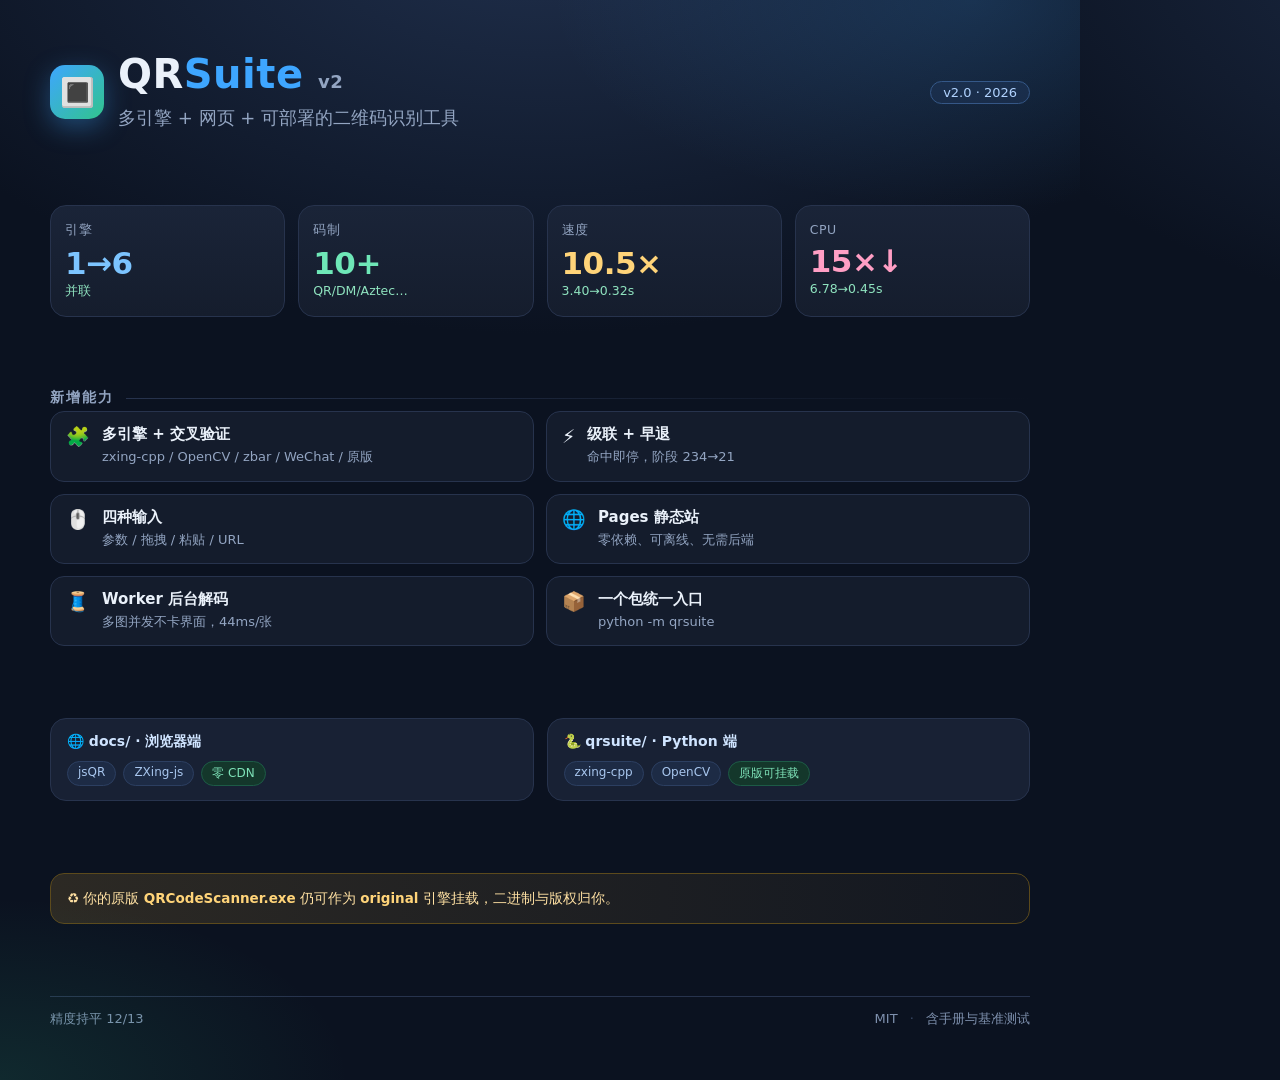
<file: assets/intro-square.html>
<!DOCTYPE html>
<html lang="zh-CN"><head><meta charset="utf-8"><title>QRSuite v2 介绍图（方版）</title>
<link rel="stylesheet" href="intro.css">
<style>
html,body{width:1080px;height:1080px}
.card{width:1080px;height:1080px;padding:52px 50px;gap:20px;justify-content:space-between}
h1{font-size:40px} .sub{font-size:18px} .byline{font-size:13px}
.logo{width:54px;height:54px;border-radius:15px;font-size:28px}
.metrics{gap:13px} .m{padding:16px 14px} .m .v{font-size:31px} .m .k{font-size:12.5px} .m .d{font-size:12.5px}
h2{font-size:14px}
.grid{grid-template-columns:1fr 1fr;gap:12px}
.f{padding:13px 15px;gap:12px} .f .i{font-size:19px} .f b{font-size:15px} .f p{font-size:13px}
.arch{gap:13px} .a{padding:14px 16px} .a h3{font-size:14px} .t{font-size:12px}
.compat{font-size:13.5px;padding:13px 16px}
.foot{font-size:13px;padding-top:13px;margin-top:0}
</style>
</head><body>
<div class="card">

  <div class="brand">
    <div class="logo">🔳</div>
    <div>
      <h1>QR<span>Suite</span> <span style="font-size:18px;color:#93a5c2">v2</span></h1>
      <div class="sub">多引擎 + 网页 + 可部署的二维码识别工具</div>
    </div>
    <div style="margin-left:auto"><div class="pill">v2.0 · 2026</div></div>
  </div>

  <div class="metrics">
    <div class="m blue"><div class="k">引擎</div><div class="v">1→6</div><div class="d">并联</div></div>
    <div class="m green"><div class="k">码制</div><div class="v">10+</div><div class="d">QR/DM/Aztec…</div></div>
    <div class="m warm"><div class="k">速度</div><div class="v">10.5×</div><div class="d">3.40→0.32s</div></div>
    <div class="m pink"><div class="k">CPU</div><div class="v">15×↓</div><div class="d">6.78→0.45s</div></div>
  </div>

  <div>
    <h2>新增能力</h2>
    <div class="grid">
      <div class="f"><div class="i">🧩</div><div><b>多引擎 + 交叉验证</b><p>zxing-cpp / OpenCV / zbar / WeChat / 原版</p></div></div>
      <div class="f"><div class="i">⚡</div><div><b>级联 + 早退</b><p>命中即停，阶段 234→21</p></div></div>
      <div class="f"><div class="i">🖱️</div><div><b>四种输入</b><p>参数 / 拖拽 / 粘贴 / URL</p></div></div>
      <div class="f"><div class="i">🌐</div><div><b>Pages 静态站</b><p>零依赖、可离线、无需后端</p></div></div>
      <div class="f"><div class="i">🧵</div><div><b>Worker 后台解码</b><p>多图并发不卡界面，44ms/张</p></div></div>
      <div class="f"><div class="i">📦</div><div><b>一个包统一入口</b><p>python -m qrsuite</p></div></div>
    </div>
  </div>

  <div class="arch">
    <div class="a">
      <h3>🌐 docs/ · 浏览器端</h3>
      <div class="tags"><span class="t">jsQR</span><span class="t">ZXing-js</span><span class="t g">零 CDN</span></div>
    </div>
    <div class="a">
      <h3>🐍 qrsuite/ · Python 端</h3>
      <div class="tags"><span class="t">zxing-cpp</span><span class="t">OpenCV</span><span class="t g">原版可挂载</span></div>
    </div>
  </div>

  <div class="compat">♻️ 你的原版 <b>QRCodeScanner.exe</b> 仍可作为 <b>original</b> 引擎挂载，二进制与版权归你。</div>

  <div class="foot">
    <div>精度持平 12/13</div>
    <div>MIT <span class="dot">·</span> 含手册与基准测试</div>
  </div>

</div>
</body></html>
</file>
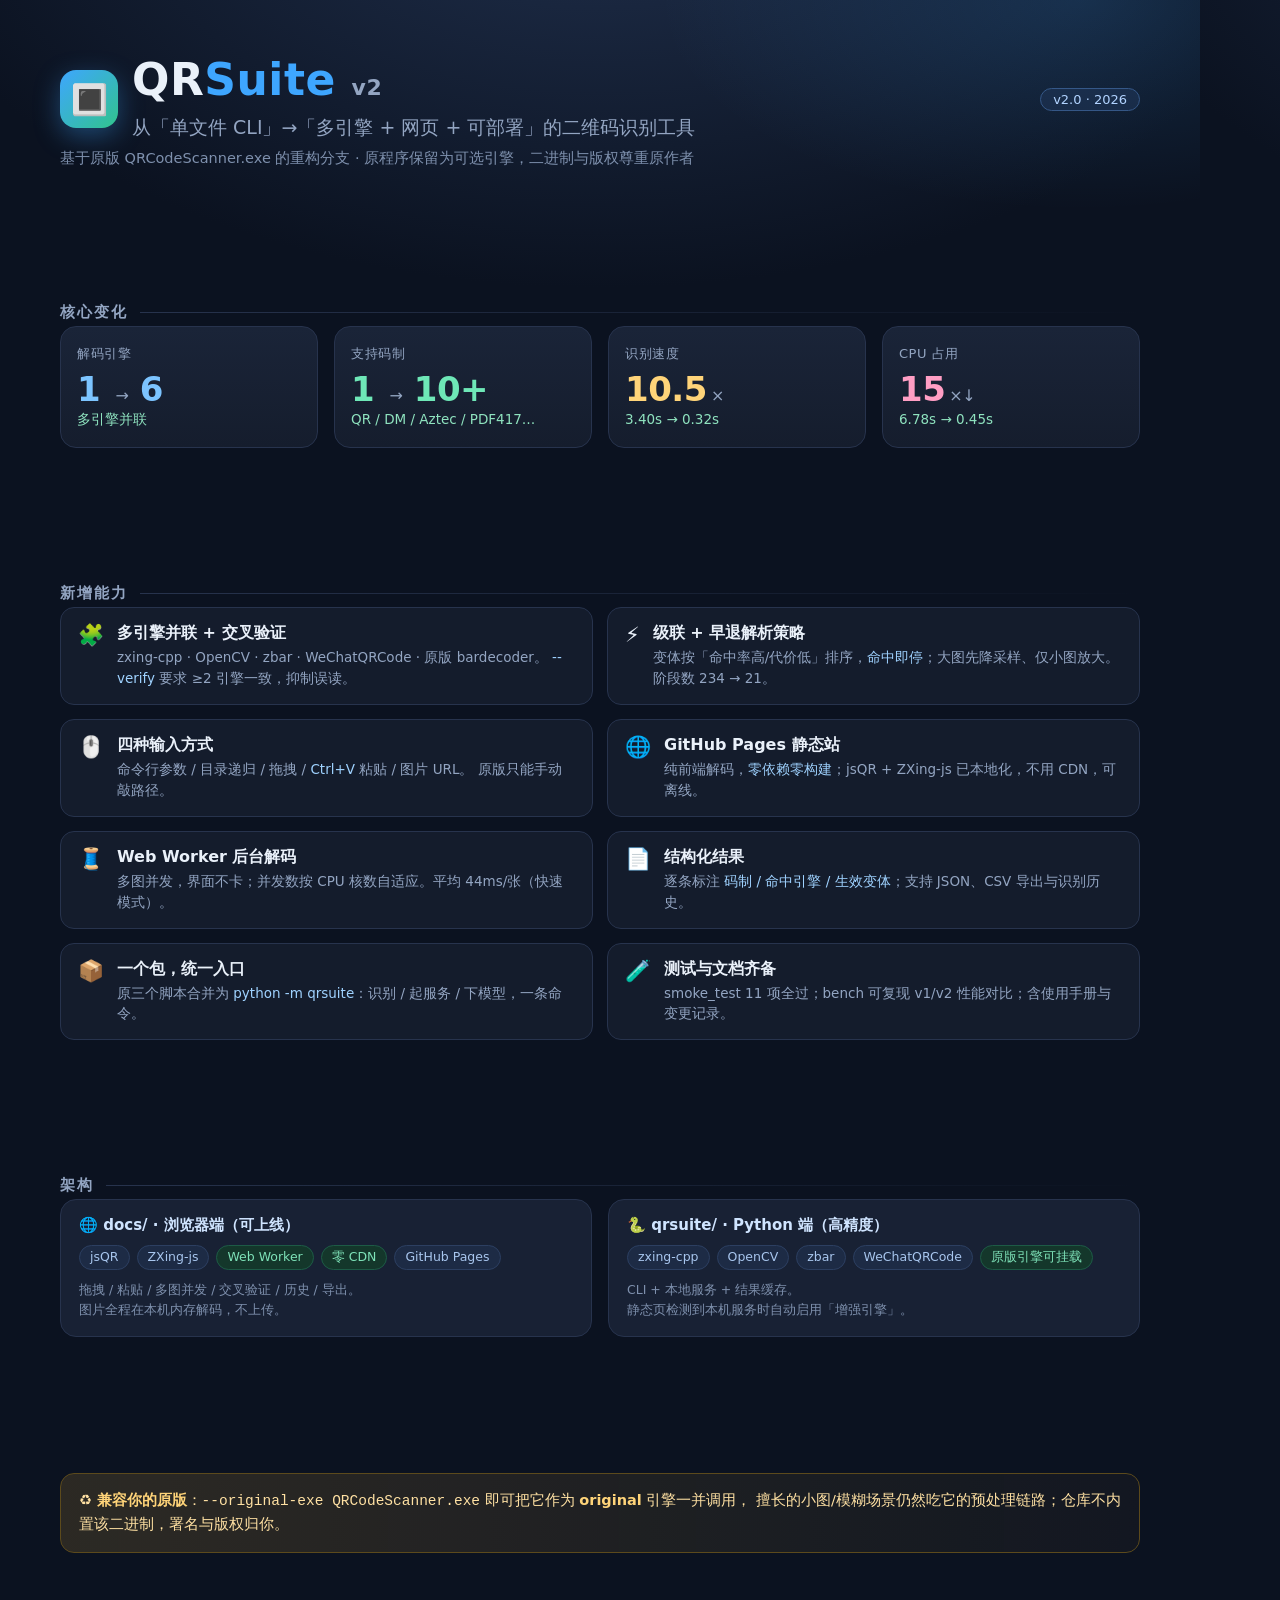
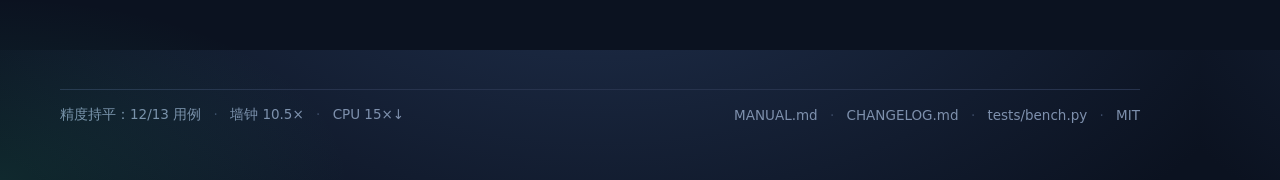
<file: assets/intro-vertical.html>
<!DOCTYPE html>
<html lang="zh-CN"><head><meta charset="utf-8"><title>QRSuite v2 介绍图（竖版）</title>
<link rel="stylesheet" href="intro.css">
<style>html,body{width:1200px;height:1650px} .card{justify-content:space-between} .foot{margin-top:0}</style>
</head><body>
<div class="card" style="width:1200px;height:1780px">

  <div>
    <div class="brand">
      <div class="logo">🔳</div>
      <div>
        <h1>QR<span>Suite</span> <span style="font-size:22px;color:#93a5c2">v2</span></h1>
        <div class="sub">从「单文件 CLI」→「多引擎 + 网页 + 可部署」的二维码识别工具</div>
      </div>
      <div style="margin-left:auto;text-align:right">
        <div class="pill">v2.0 · 2026</div>
      </div>
    </div>
    <div class="byline">基于原版 QRCodeScanner.exe 的重构分支 · 原程序保留为可选引擎，二进制与版权尊重原作者</div>
  </div>

  <div>
    <h2>核心变化</h2>
    <div class="metrics">
      <div class="m blue"><div class="k">解码引擎</div><div class="v">1 <small>→</small> 6</div><div class="d">多引擎并联</div></div>
      <div class="m green"><div class="k">支持码制</div><div class="v">1 <small>→</small> 10+</div><div class="d">QR / DM / Aztec / PDF417…</div></div>
      <div class="m warm"><div class="k">识别速度</div><div class="v">10.5<small>×</small></div><div class="d">3.40s → 0.32s</div></div>
      <div class="m pink"><div class="k">CPU 占用</div><div class="v">15<small>×↓</small></div><div class="d">6.78s → 0.45s</div></div>
    </div>
  </div>

  <div>
    <h2>新增能力</h2>
    <div class="grid">
      <div class="f"><div class="i">🧩</div><div><b>多引擎并联 + 交叉验证</b>
        <p>zxing-cpp · OpenCV · zbar · WeChatQRCode · 原版 bardecoder。
        <em>--verify</em> 要求 ≥2 引擎一致，抑制误读。</p></div></div>
      <div class="f"><div class="i">⚡</div><div><b>级联 + 早退解析策略</b>
        <p>变体按「命中率高/代价低」排序，<em>命中即停</em>；大图先降采样、仅小图放大。
        阶段数 234 → 21。</p></div></div>
      <div class="f"><div class="i">🖱️</div><div><b>四种输入方式</b>
        <p>命令行参数 / 目录递归 / 拖拽 / <em>Ctrl+V</em> 粘贴 / 图片 URL。
        原版只能手动敲路径。</p></div></div>
      <div class="f"><div class="i">🌐</div><div><b>GitHub Pages 静态站</b>
        <p>纯前端解码，<em>零依赖零构建</em>；jsQR + ZXing-js 已本地化，不用 CDN，可离线。</p></div></div>
      <div class="f"><div class="i">🧵</div><div><b>Web Worker 后台解码</b>
        <p>多图并发，界面不卡；并发数按 CPU 核数自适应。平均 44ms/张（快速模式）。</p></div></div>
      <div class="f"><div class="i">📄</div><div><b>结构化结果</b>
        <p>逐条标注 <em>码制 / 命中引擎 / 生效变体</em>；支持 JSON、CSV 导出与识别历史。</p></div></div>
      <div class="f"><div class="i">📦</div><div><b>一个包，统一入口</b>
        <p>原三个脚本合并为 <em>python -m qrsuite</em>：识别 / 起服务 / 下模型，一条命令。</p></div></div>
      <div class="f"><div class="i">🧪</div><div><b>测试与文档齐备</b>
        <p>smoke_test 11 项全过；bench 可复现 v1/v2 性能对比；含使用手册与变更记录。</p></div></div>
    </div>
  </div>

  <div>
    <h2>架构</h2>
    <div class="arch">
      <div class="a">
        <h3>🌐 docs/ · 浏览器端（可上线）</h3>
        <div class="tags">
          <span class="t">jsQR</span><span class="t">ZXing-js</span><span class="t g">Web Worker</span>
          <span class="t g">零 CDN</span><span class="t">GitHub Pages</span>
        </div>
        <div class="note">拖拽 / 粘贴 / 多图并发 / 交叉验证 / 历史 / 导出。<br>图片全程在本机内存解码，不上传。</div>
      </div>
      <div class="a">
        <h3>🐍 qrsuite/ · Python 端（高精度）</h3>
        <div class="tags">
          <span class="t">zxing-cpp</span><span class="t">OpenCV</span><span class="t">zbar</span>
          <span class="t">WeChatQRCode</span><span class="t g">原版引擎可挂载</span>
        </div>
        <div class="note">CLI + 本地服务 + 结果缓存。<br>静态页检测到本机服务时自动启用「增强引擎」。</div>
      </div>
    </div>
  </div>

  <div class="compat">
    ♻️ <b>兼容你的原版</b>：<code>--original-exe QRCodeScanner.exe</code> 即可把它作为 <b>original</b> 引擎一并调用，
    擅长的小图/模糊场景仍然吃它的预处理链路；仓库不内置该二进制，署名与版权归你。
  </div>

  <div class="foot">
    <div>精度持平：12/13 用例 <span class="dot">·</span> 墙钟 10.5× <span class="dot">·</span> CPU 15×↓</div>
    <div>MANUAL.md <span class="dot">·</span> CHANGELOG.md <span class="dot">·</span> tests/bench.py <span class="dot">·</span> MIT</div>
  </div>

</div>
</body></html>
</file>
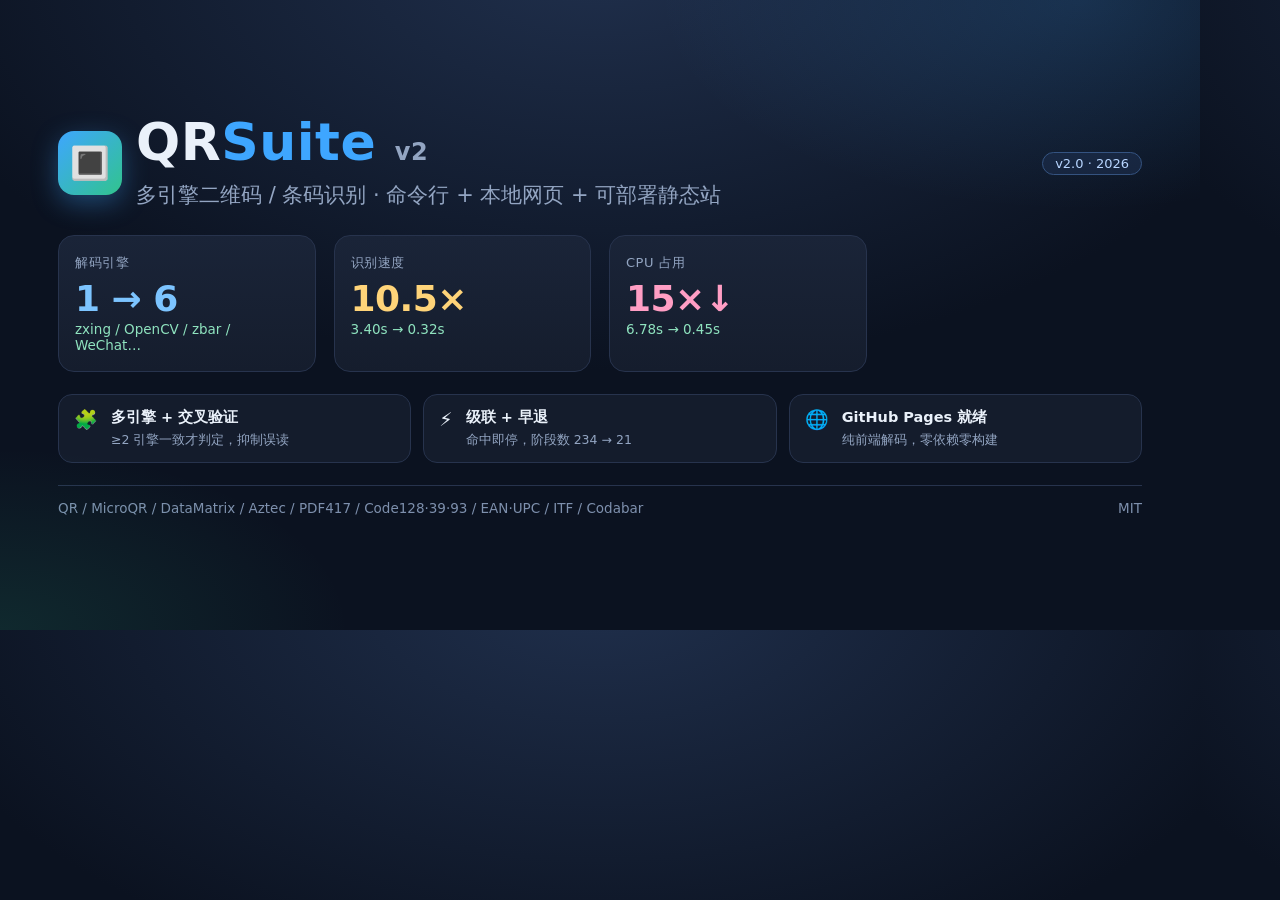
<file: assets/og.html>
<!DOCTYPE html>
<html lang="zh-CN"><head><meta charset="utf-8"><title>QRSuite v2 · OpenGraph</title>
<link rel="stylesheet" href="intro.css">
<style>
html,body{width:1200px;height:630px}
.card{width:1200px;height:630px;padding:52px 58px;gap:22px;justify-content:center}
h1{font-size:52px} .sub{font-size:21px} .byline{font-size:14.5px}
.logo{width:64px;height:64px;font-size:32px}
.metrics{gap:18px} .m .v{font-size:36px}
.grid{grid-template-columns:repeat(3,1fr);gap:12px}
.f{padding:13px 15px} .f .i{font-size:19px} .f b{font-size:14.5px} .f p{font-size:12.5px}
.foot{padding-top:14px;margin-top:0}
</style>
</head><body>
<div class="card">

  <div class="brand">
    <div class="logo">🔳</div>
    <div>
      <h1>QR<span>Suite</span> <span style="font-size:24px;color:#93a5c2">v2</span></h1>
      <div class="sub">多引擎二维码 / 条码识别 · 命令行 + 本地网页 + 可部署静态站</div>
    </div>
    <div style="margin-left:auto"><div class="pill">v2.0 · 2026</div></div>
  </div>

  <div class="metrics">
    <div class="m blue"><div class="k">解码引擎</div><div class="v">1 → 6</div><div class="d">zxing / OpenCV / zbar / WeChat…</div></div>
    <div class="m warm"><div class="k">识别速度</div><div class="v">10.5×</div><div class="d">3.40s → 0.32s</div></div>
    <div class="m pink"><div class="k">CPU 占用</div><div class="v">15×↓</div><div class="d">6.78s → 0.45s</div></div>
  </div>

  <div class="grid">
    <div class="f"><div class="i">🧩</div><div><b>多引擎 + 交叉验证</b><p>≥2 引擎一致才判定，抑制误读</p></div></div>
    <div class="f"><div class="i">⚡</div><div><b>级联 + 早退</b><p>命中即停，阶段数 234 → 21</p></div></div>
    <div class="f"><div class="i">🌐</div><div><b>GitHub Pages 就绪</b><p>纯前端解码，零依赖零构建</p></div></div>
  </div>

  <div class="foot">
    <div>QR / MicroQR / DataMatrix / Aztec / PDF417 / Code128·39·93 / EAN·UPC / ITF / Codabar</div>
    <div>MIT</div>
  </div>

</div>
</body></html>
</file>
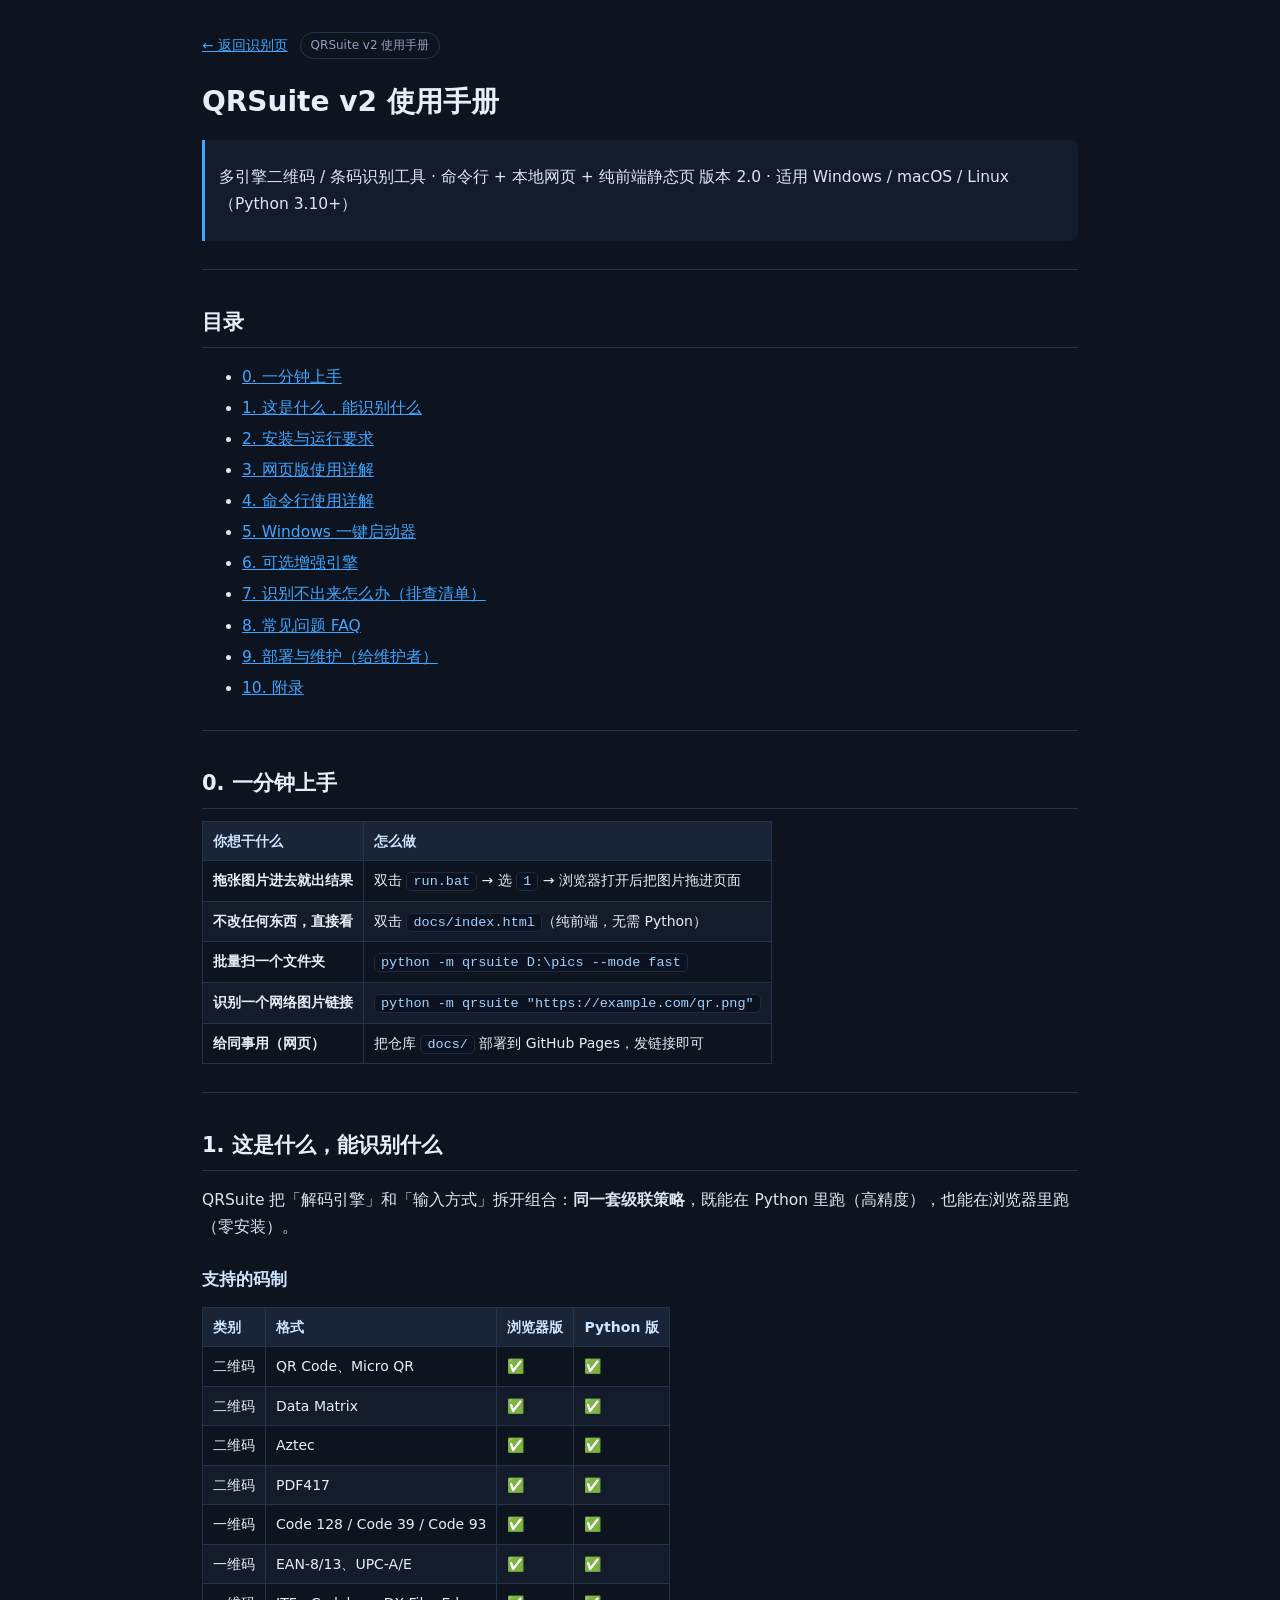
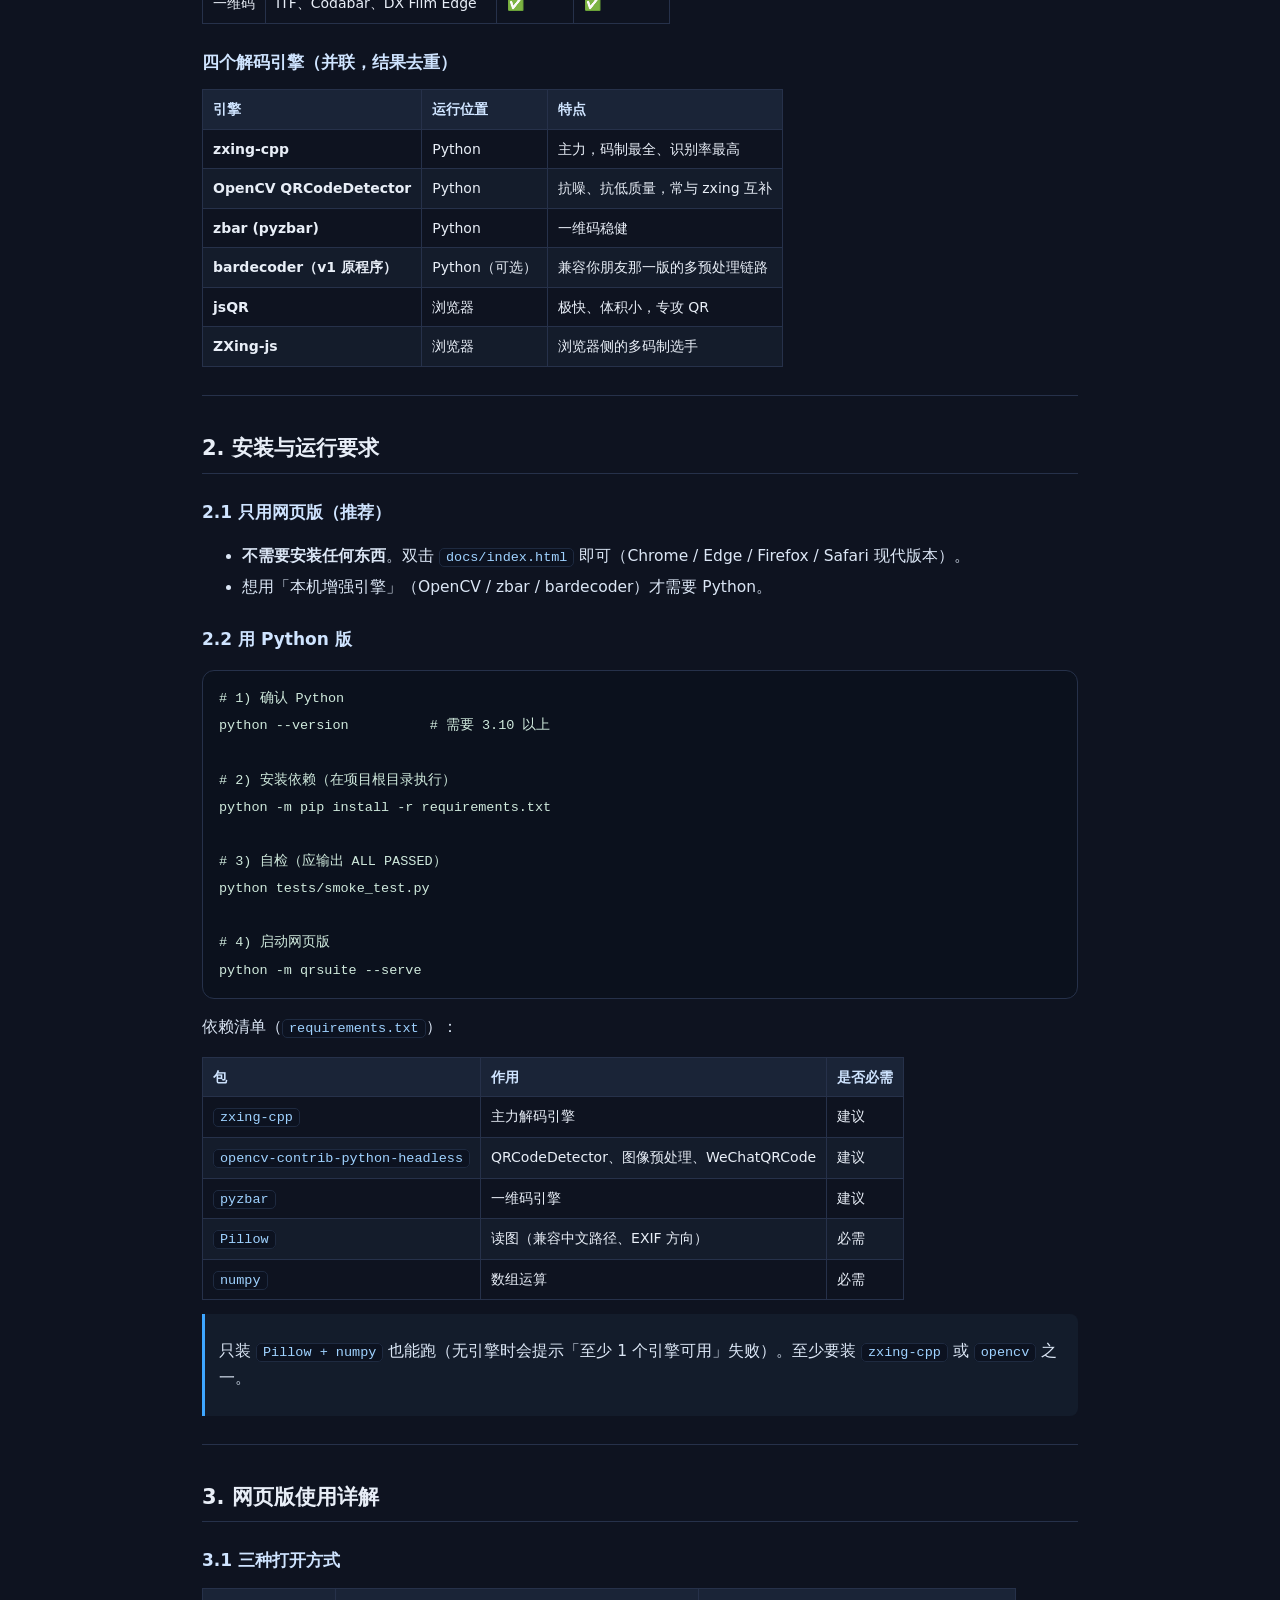
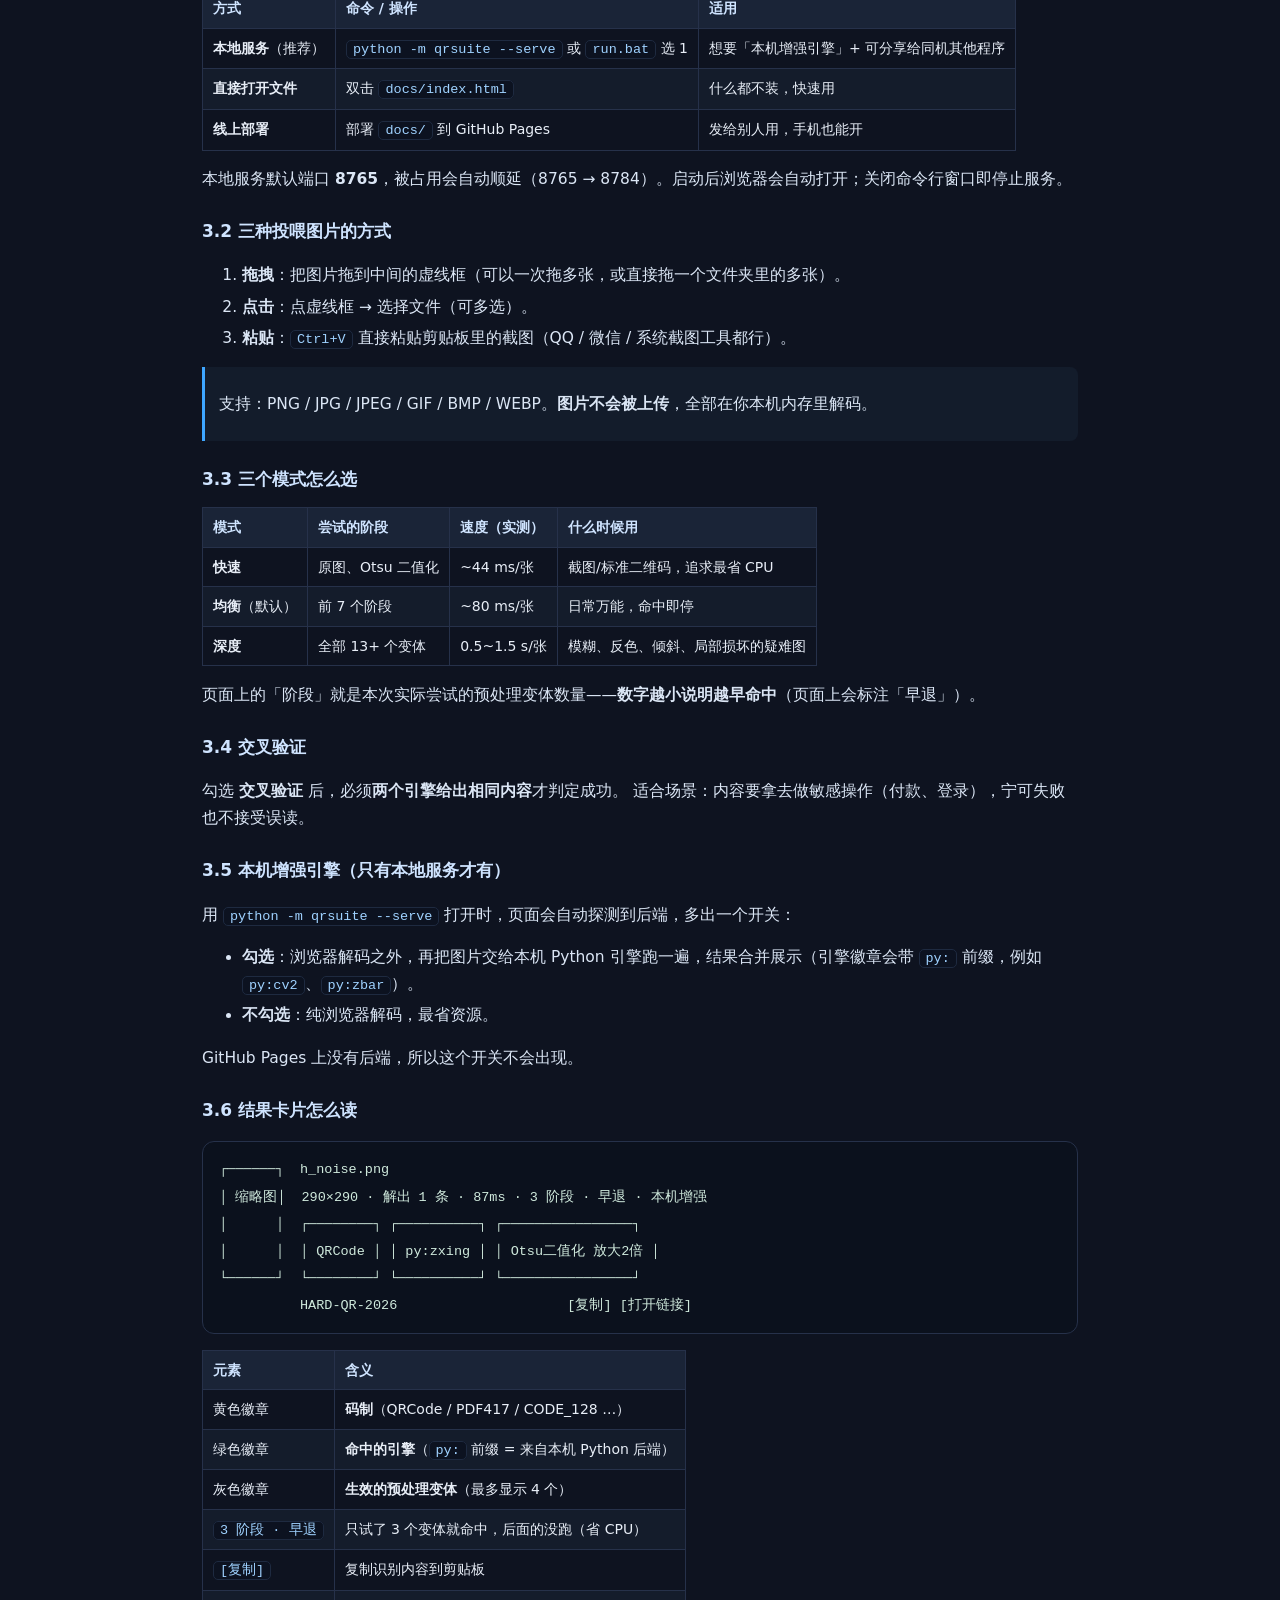
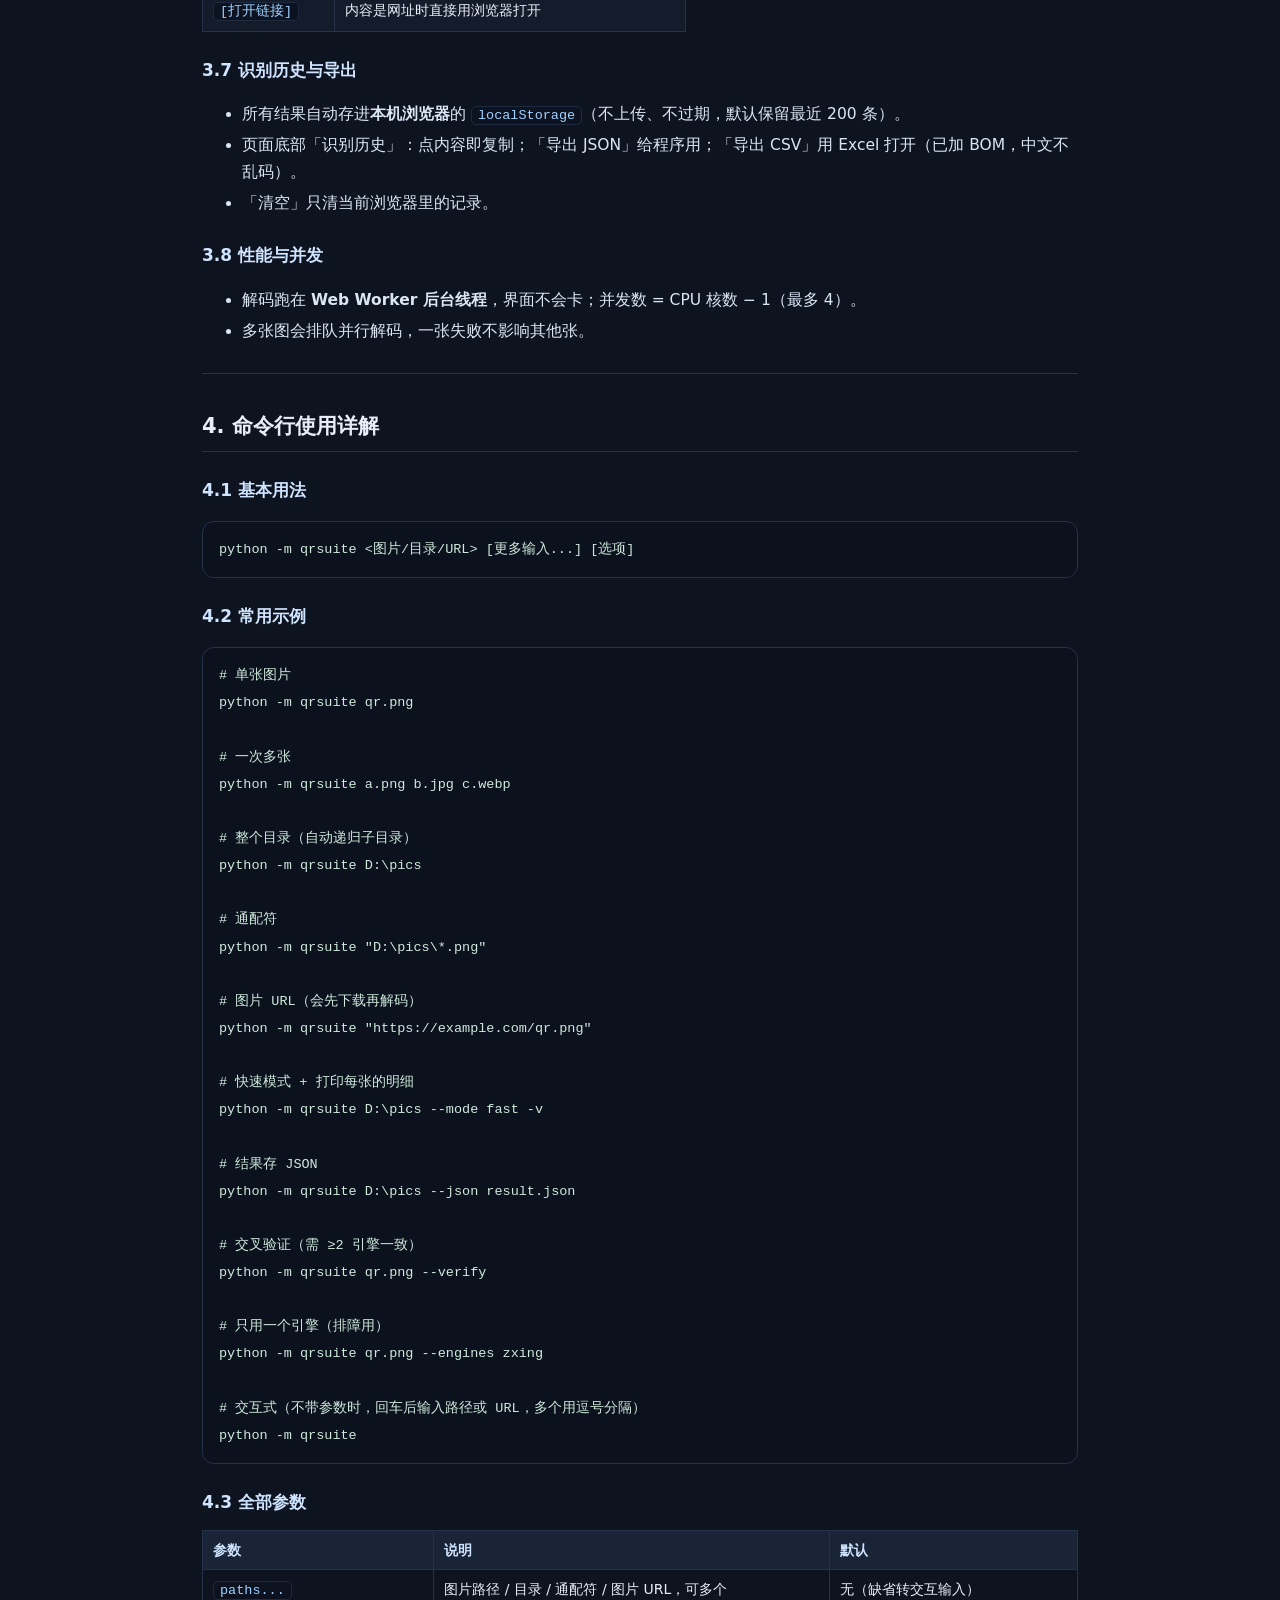
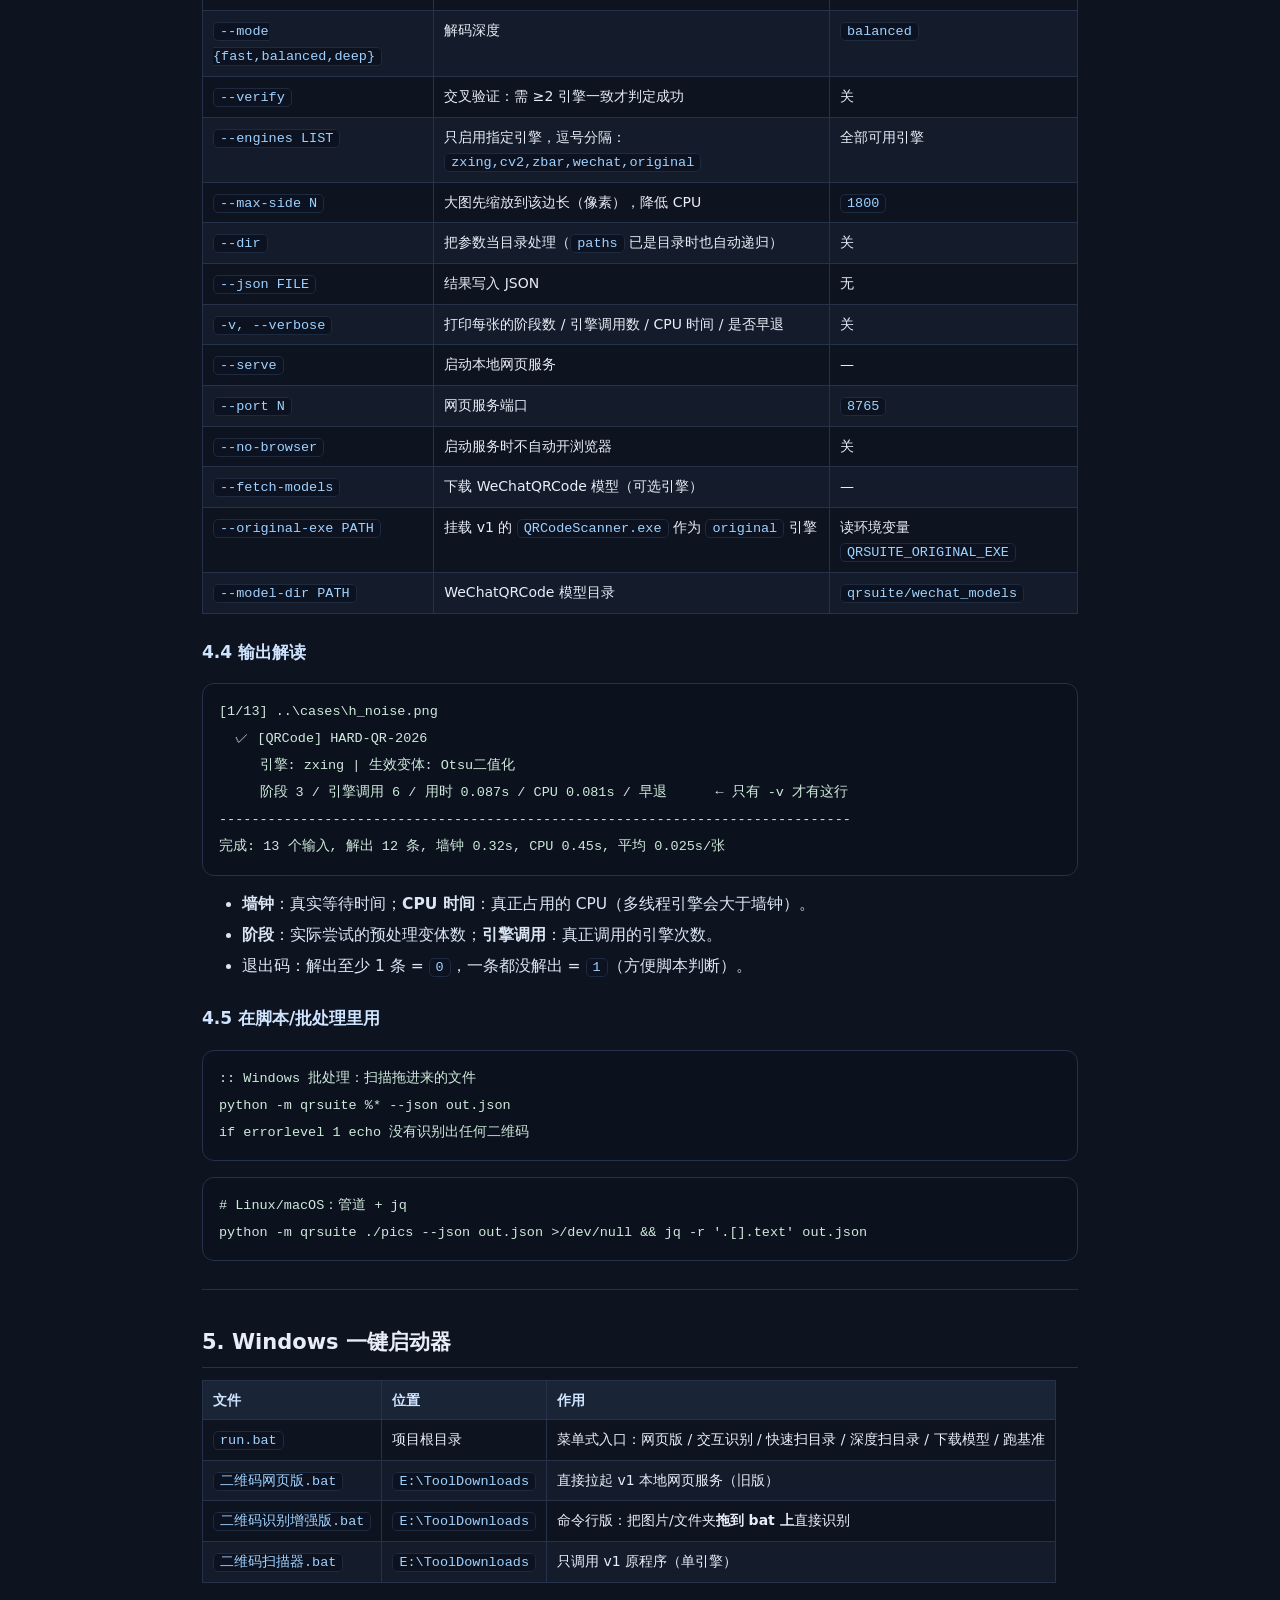
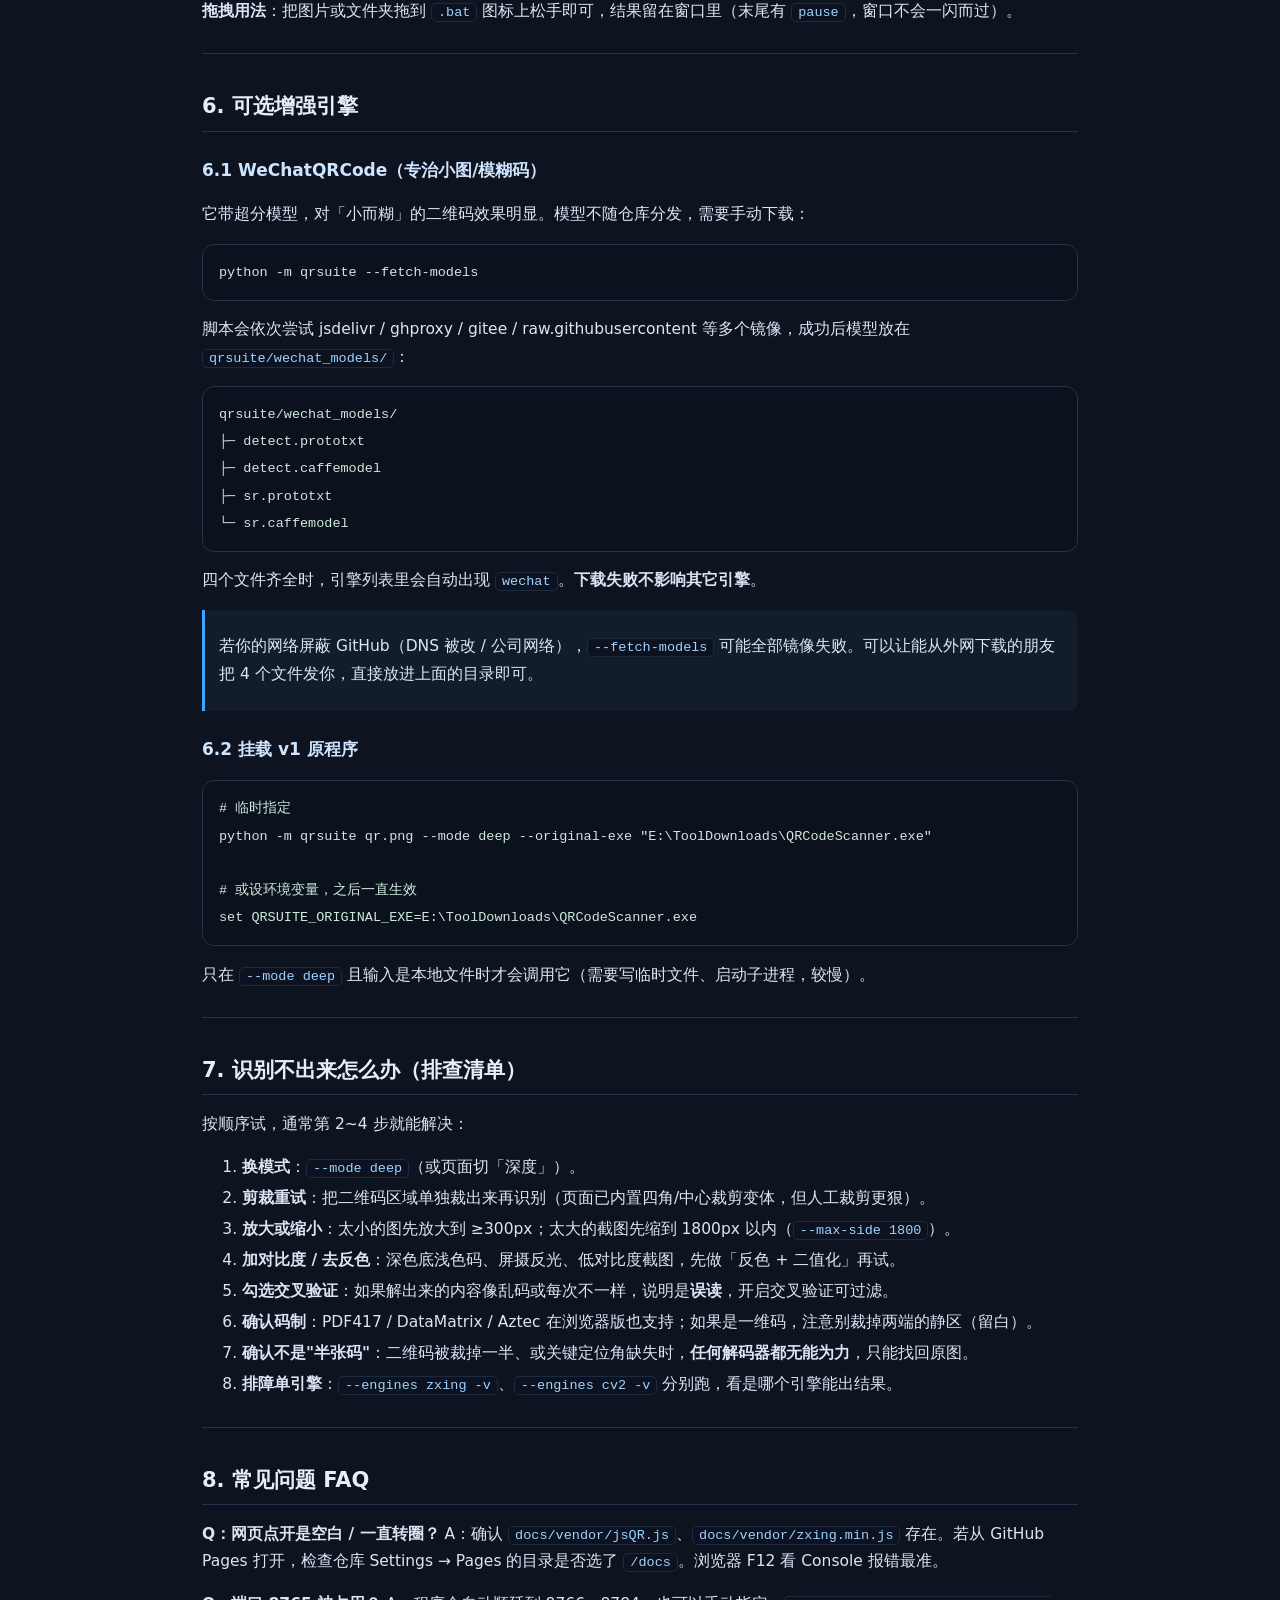
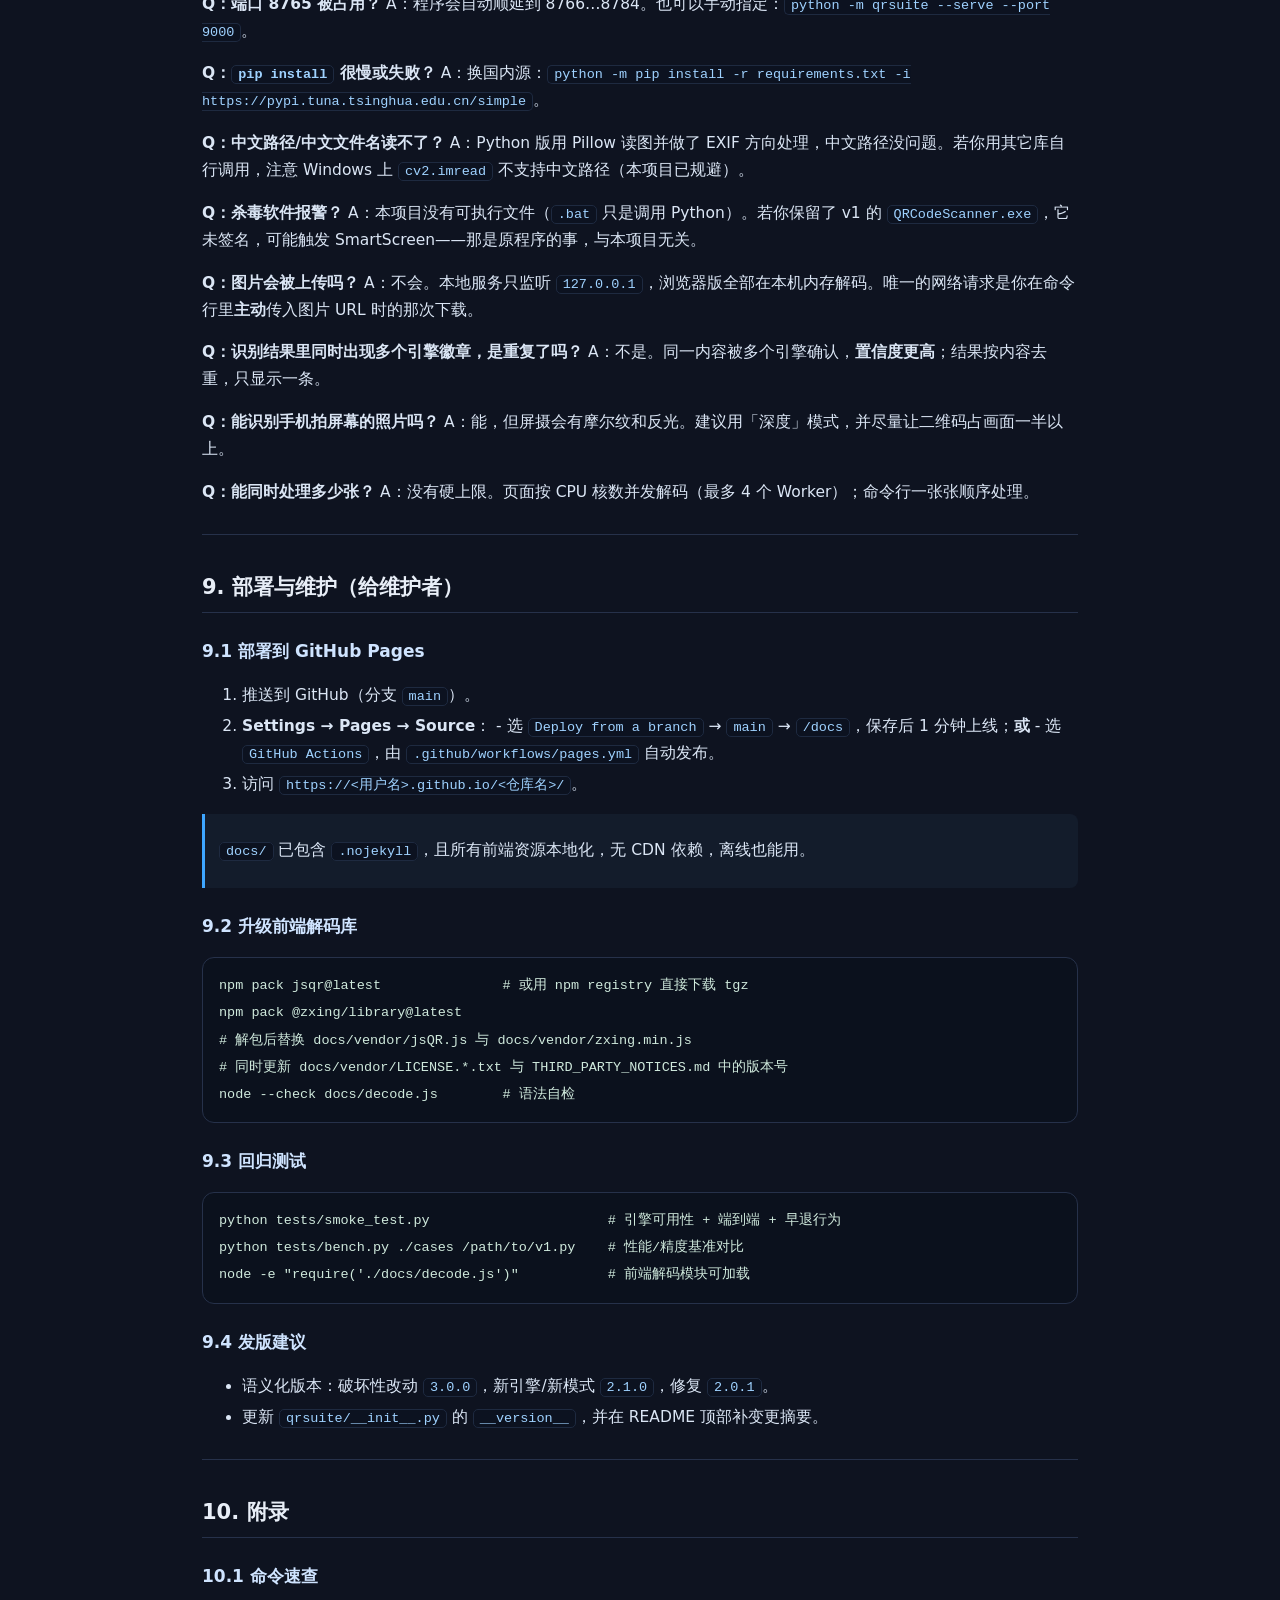
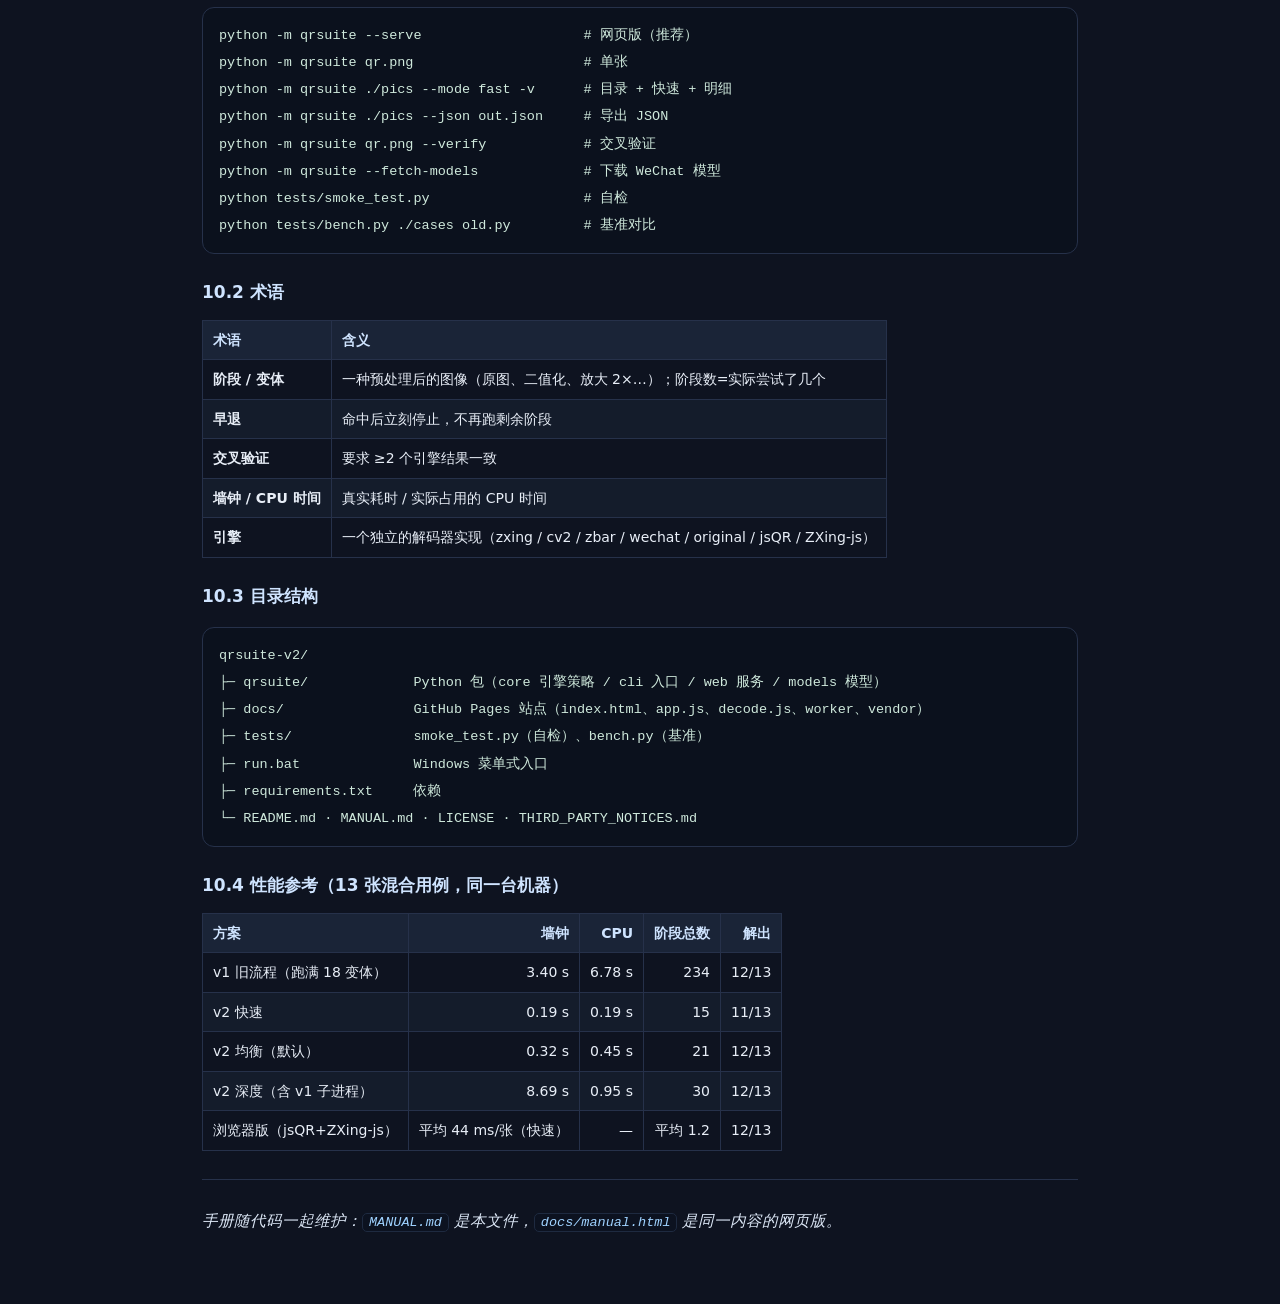
<file: docs/manual.html>
<!DOCTYPE html>
<html lang="zh-CN">
<head>
<meta charset="utf-8">
<meta name="viewport" content="width=device-width, initial-scale=1">
<title>QRSuite v2 使用手册</title>
<style>
:root{--bg:#0e1320;--card:#171f30;--line:#26314a;--fg:#e8eef7;--mut:#8ea0bd;--acc:#3ea6ff;--ok:#31c48d}
*{box-sizing:border-box}
body{margin:0;background:radial-gradient(1200px 600px at 50% -12%,#1c2942,#0e1320 62%);color:var(--fg);
     font:15.5px/1.75 "Microsoft YaHei",system-ui,-apple-system,"Segoe UI",sans-serif}
.wrap{max-width:920px;margin:0 auto;padding:32px 22px 90px;background:transparent}
a{color:var(--acc)} a:hover{text-decoration:underline}
h1{font-size:28px;margin:0 0 6px} h2{font-size:21px;margin:34px 0 10px;padding-bottom:6px;border-bottom:1px solid var(--line)}
h3{font-size:17px;margin:24px 0 8px;color:#cfe4ff} h4{font-size:15px;margin:18px 0 6px;color:#bcd3f2}
p,li{color:#dbe6f5} li{margin:4px 0}
code{background:#0c1220;border:1px solid #1e2a40;border-radius:5px;padding:1px 6px;color:#9fd2ff;
      font-family:Consolas,ui-monospace,monospace;font-size:13.5px}
pre{background:#0b111d;border:1px solid var(--line);border-radius:12px;padding:14px 16px;overflow:auto}
pre code{background:none;border:none;padding:0;color:#cfe9dc;font-size:13.5px;line-height:1.6}
blockquote{margin:14px 0;padding:8px 14px;border-left:3px solid var(--acc);background:#131c2b;color:var(--mut);border-radius:0 8px 8px 0}
table{border-collapse:collapse;width:100%;margin:12px 0;font-size:14px;display:block;overflow-x:auto}
th,td{border:1px solid var(--line);padding:7px 10px;text-align:left;vertical-align:top}
th{background:#1a2437;color:#cfe4ff;white-space:nowrap}
tr:nth-child(even) td{background:#141c2b}
hr{border:none;border-top:1px solid var(--line);margin:28px 0}
.top{display:flex;align-items:center;gap:12px;margin-bottom:18px}
.top a{font-size:13.5px}
.badge{font-size:12px;color:var(--mut);border:1px solid var(--line);border-radius:999px;padding:2px 10px}
</style>
</head>
<body><div class="wrap">
<div class="top"><a href="./">← 返回识别页</a><span class="badge">QRSuite v2 使用手册</span></div>
<h1 id="qrsuite-v2">QRSuite v2 使用手册</h1>
<blockquote>
<p>多引擎二维码 / 条码识别工具 · 命令行 + 本地网页 + 纯前端静态页
版本 2.0 · 适用 Windows / macOS / Linux（Python 3.10+）</p>
</blockquote>
<hr />
<h2 id="_1">目录</h2>
<ul>
<li><a href="#0-一分钟上手">0. 一分钟上手</a></li>
<li><a href="#1-这是什么能识别什么">1. 这是什么，能识别什么</a></li>
<li><a href="#2-安装与运行要求">2. 安装与运行要求</a></li>
<li><a href="#3-网页版使用详解">3. 网页版使用详解</a></li>
<li><a href="#4-命令行使用详解">4. 命令行使用详解</a></li>
<li><a href="#5-windows-一键启动器">5. Windows 一键启动器</a></li>
<li><a href="#6-可选增强引擎">6. 可选增强引擎</a></li>
<li><a href="#7-识别不出来怎么办排查清单">7. 识别不出来怎么办（排查清单）</a></li>
<li><a href="#8-常见问题-faq">8. 常见问题 FAQ</a></li>
<li><a href="#9-部署与维护给维护者">9. 部署与维护（给维护者）</a></li>
<li><a href="#10-附录">10. 附录</a></li>
</ul>
<hr />
<h2 id="0">0. 一分钟上手</h2>
<table>
<thead>
<tr>
<th>你想干什么</th>
<th>怎么做</th>
</tr>
</thead>
<tbody>
<tr>
<td><strong>拖张图片进去就出结果</strong></td>
<td>双击 <code>run.bat</code> → 选 <code>1</code> → 浏览器打开后把图片拖进页面</td>
</tr>
<tr>
<td><strong>不改任何东西，直接看</strong></td>
<td>双击 <code>docs/index.html</code>（纯前端，无需 Python）</td>
</tr>
<tr>
<td><strong>批量扫一个文件夹</strong></td>
<td><code>python -m qrsuite D:\pics --mode fast</code></td>
</tr>
<tr>
<td><strong>识别一个网络图片链接</strong></td>
<td><code>python -m qrsuite "https://example.com/qr.png"</code></td>
</tr>
<tr>
<td><strong>给同事用（网页）</strong></td>
<td>把仓库 <code>docs/</code> 部署到 GitHub Pages，发链接即可</td>
</tr>
</tbody>
</table>
<hr />
<h2 id="1">1. 这是什么，能识别什么</h2>
<p>QRSuite 把「解码引擎」和「输入方式」拆开组合：<strong>同一套级联策略</strong>，既能在 Python 里跑（高精度），也能在浏览器里跑（零安装）。</p>
<h3 id="_2">支持的码制</h3>
<table>
<thead>
<tr>
<th>类别</th>
<th>格式</th>
<th>浏览器版</th>
<th>Python 版</th>
</tr>
</thead>
<tbody>
<tr>
<td>二维码</td>
<td>QR Code、Micro QR</td>
<td>✅</td>
<td>✅</td>
</tr>
<tr>
<td>二维码</td>
<td>Data Matrix</td>
<td>✅</td>
<td>✅</td>
</tr>
<tr>
<td>二维码</td>
<td>Aztec</td>
<td>✅</td>
<td>✅</td>
</tr>
<tr>
<td>二维码</td>
<td>PDF417</td>
<td>✅</td>
<td>✅</td>
</tr>
<tr>
<td>一维码</td>
<td>Code 128 / Code 39 / Code 93</td>
<td>✅</td>
<td>✅</td>
</tr>
<tr>
<td>一维码</td>
<td>EAN-8/13、UPC-A/E</td>
<td>✅</td>
<td>✅</td>
</tr>
<tr>
<td>一维码</td>
<td>ITF、Codabar、DX Film Edge</td>
<td>✅</td>
<td>✅</td>
</tr>
</tbody>
</table>
<h3 id="_3">四个解码引擎（并联，结果去重）</h3>
<table>
<thead>
<tr>
<th>引擎</th>
<th>运行位置</th>
<th>特点</th>
</tr>
</thead>
<tbody>
<tr>
<td><strong>zxing-cpp</strong></td>
<td>Python</td>
<td>主力，码制最全、识别率最高</td>
</tr>
<tr>
<td><strong>OpenCV QRCodeDetector</strong></td>
<td>Python</td>
<td>抗噪、抗低质量，常与 zxing 互补</td>
</tr>
<tr>
<td><strong>zbar (pyzbar)</strong></td>
<td>Python</td>
<td>一维码稳健</td>
</tr>
<tr>
<td><strong>bardecoder（v1 原程序）</strong></td>
<td>Python（可选）</td>
<td>兼容你朋友那一版的多预处理链路</td>
</tr>
<tr>
<td><strong>jsQR</strong></td>
<td>浏览器</td>
<td>极快、体积小，专攻 QR</td>
</tr>
<tr>
<td><strong>ZXing-js</strong></td>
<td>浏览器</td>
<td>浏览器侧的多码制选手</td>
</tr>
</tbody>
</table>
<hr />
<h2 id="2">2. 安装与运行要求</h2>
<h3 id="21">2.1 只用网页版（推荐）</h3>
<ul>
<li><strong>不需要安装任何东西</strong>。双击 <code>docs/index.html</code> 即可（Chrome / Edge / Firefox / Safari 现代版本）。</li>
<li>想用「本机增强引擎」（OpenCV / zbar / bardecoder）才需要 Python。</li>
</ul>
<h3 id="22-python">2.2 用 Python 版</h3>
<pre><code class="language-bash"># 1) 确认 Python
python --version          # 需要 3.10 以上

# 2) 安装依赖（在项目根目录执行）
python -m pip install -r requirements.txt

# 3) 自检（应输出 ALL PASSED）
python tests/smoke_test.py

# 4) 启动网页版
python -m qrsuite --serve
</code></pre>
<p>依赖清单（<code>requirements.txt</code>）：</p>
<table>
<thead>
<tr>
<th>包</th>
<th>作用</th>
<th>是否必需</th>
</tr>
</thead>
<tbody>
<tr>
<td><code>zxing-cpp</code></td>
<td>主力解码引擎</td>
<td>建议</td>
</tr>
<tr>
<td><code>opencv-contrib-python-headless</code></td>
<td>QRCodeDetector、图像预处理、WeChatQRCode</td>
<td>建议</td>
</tr>
<tr>
<td><code>pyzbar</code></td>
<td>一维码引擎</td>
<td>建议</td>
</tr>
<tr>
<td><code>Pillow</code></td>
<td>读图（兼容中文路径、EXIF 方向）</td>
<td>必需</td>
</tr>
<tr>
<td><code>numpy</code></td>
<td>数组运算</td>
<td>必需</td>
</tr>
</tbody>
</table>
<blockquote>
<p>只装 <code>Pillow + numpy</code> 也能跑（无引擎时会提示「至少 1 个引擎可用」失败）。至少要装 <code>zxing-cpp</code> 或 <code>opencv</code> 之一。</p>
</blockquote>
<hr />
<h2 id="3">3. 网页版使用详解</h2>
<h3 id="31">3.1 三种打开方式</h3>
<table>
<thead>
<tr>
<th>方式</th>
<th>命令 / 操作</th>
<th>适用</th>
</tr>
</thead>
<tbody>
<tr>
<td><strong>本地服务</strong>（推荐）</td>
<td><code>python -m qrsuite --serve</code> 或 <code>run.bat</code> 选 1</td>
<td>想要「本机增强引擎」+ 可分享给同机其他程序</td>
</tr>
<tr>
<td><strong>直接打开文件</strong></td>
<td>双击 <code>docs/index.html</code></td>
<td>什么都不装，快速用</td>
</tr>
<tr>
<td><strong>线上部署</strong></td>
<td>部署 <code>docs/</code> 到 GitHub Pages</td>
<td>发给别人用，手机也能开</td>
</tr>
</tbody>
</table>
<p>本地服务默认端口 <strong>8765</strong>，被占用会自动顺延（8765 → 8784）。启动后浏览器会自动打开；关闭命令行窗口即停止服务。</p>
<h3 id="32">3.2 三种投喂图片的方式</h3>
<ol>
<li><strong>拖拽</strong>：把图片拖到中间的虚线框（可以一次拖多张，或直接拖一个文件夹里的多张）。</li>
<li><strong>点击</strong>：点虚线框 → 选择文件（可多选）。</li>
<li><strong>粘贴</strong>：<code>Ctrl+V</code> 直接粘贴剪贴板里的截图（QQ / 微信 / 系统截图工具都行）。</li>
</ol>
<blockquote>
<p>支持：PNG / JPG / JPEG / GIF / BMP / WEBP。<strong>图片不会被上传</strong>，全部在你本机内存里解码。</p>
</blockquote>
<h3 id="33">3.3 三个模式怎么选</h3>
<table>
<thead>
<tr>
<th>模式</th>
<th>尝试的阶段</th>
<th>速度（实测）</th>
<th>什么时候用</th>
</tr>
</thead>
<tbody>
<tr>
<td><strong>快速</strong></td>
<td>原图、Otsu 二值化</td>
<td>~44 ms/张</td>
<td>截图/标准二维码，追求最省 CPU</td>
</tr>
<tr>
<td><strong>均衡</strong>（默认）</td>
<td>前 7 个阶段</td>
<td>~80 ms/张</td>
<td>日常万能，命中即停</td>
</tr>
<tr>
<td><strong>深度</strong></td>
<td>全部 13+ 个变体</td>
<td>0.5~1.5 s/张</td>
<td>模糊、反色、倾斜、局部损坏的疑难图</td>
</tr>
</tbody>
</table>
<p>页面上的「阶段」就是本次实际尝试的预处理变体数量——<strong>数字越小说明越早命中</strong>（页面上会标注「早退」）。</p>
<h3 id="34">3.4 交叉验证</h3>
<p>勾选 <strong>交叉验证</strong> 后，必须<strong>两个引擎给出相同内容</strong>才判定成功。
适合场景：内容要拿去做敏感操作（付款、登录），宁可失败也不接受误读。</p>
<h3 id="35">3.5 本机增强引擎（只有本地服务才有）</h3>
<p>用 <code>python -m qrsuite --serve</code> 打开时，页面会自动探测到后端，多出一个开关：</p>
<ul>
<li><strong>勾选</strong>：浏览器解码之外，再把图片交给本机 Python 引擎跑一遍，结果合并展示（引擎徽章会带 <code>py:</code> 前缀，例如 <code>py:cv2</code>、<code>py:zbar</code>）。</li>
<li><strong>不勾选</strong>：纯浏览器解码，最省资源。</li>
</ul>
<p>GitHub Pages 上没有后端，所以这个开关不会出现。</p>
<h3 id="36">3.6 结果卡片怎么读</h3>
<pre><code>┌──────┐  h_noise.png
│ 缩略图│  290×290 · 解出 1 条 · 87ms · 3 阶段 · 早退 · 本机增强
│      │  ┌────────┐ ┌──────────┐ ┌────────────────┐
│      │  │ QRCode │ │ py:zxing │ │ Otsu二值化 放大2倍 │
└──────┘  └────────┘ └──────────┘ └────────────────┘
          HARD-QR-2026                     [复制] [打开链接]
</code></pre>
<table>
<thead>
<tr>
<th>元素</th>
<th>含义</th>
</tr>
</thead>
<tbody>
<tr>
<td>黄色徽章</td>
<td><strong>码制</strong>（QRCode / PDF417 / CODE_128 …）</td>
</tr>
<tr>
<td>绿色徽章</td>
<td><strong>命中的引擎</strong>（<code>py:</code> 前缀 = 来自本机 Python 后端）</td>
</tr>
<tr>
<td>灰色徽章</td>
<td><strong>生效的预处理变体</strong>（最多显示 4 个）</td>
</tr>
<tr>
<td><code>3 阶段 · 早退</code></td>
<td>只试了 3 个变体就命中，后面的没跑（省 CPU）</td>
</tr>
<tr>
<td><code>[复制]</code></td>
<td>复制识别内容到剪贴板</td>
</tr>
<tr>
<td><code>[打开链接]</code></td>
<td>内容是网址时直接用浏览器打开</td>
</tr>
</tbody>
</table>
<h3 id="37">3.7 识别历史与导出</h3>
<ul>
<li>所有结果自动存进<strong>本机浏览器</strong>的 <code>localStorage</code>（不上传、不过期，默认保留最近 200 条）。</li>
<li>页面底部「识别历史」：点内容即复制；「导出 JSON」给程序用；「导出 CSV」用 Excel 打开（已加 BOM，中文不乱码）。</li>
<li>「清空」只清当前浏览器里的记录。</li>
</ul>
<h3 id="38">3.8 性能与并发</h3>
<ul>
<li>解码跑在 <strong>Web Worker 后台线程</strong>，界面不会卡；并发数 = CPU 核数 − 1（最多 4）。</li>
<li>多张图会排队并行解码，一张失败不影响其他张。</li>
</ul>
<hr />
<h2 id="4">4. 命令行使用详解</h2>
<h3 id="41">4.1 基本用法</h3>
<pre><code class="language-bash">python -m qrsuite &lt;图片/目录/URL&gt; [更多输入...] [选项]
</code></pre>
<h3 id="42">4.2 常用示例</h3>
<pre><code class="language-bash"># 单张图片
python -m qrsuite qr.png

# 一次多张
python -m qrsuite a.png b.jpg c.webp

# 整个目录（自动递归子目录）
python -m qrsuite D:\pics

# 通配符
python -m qrsuite &quot;D:\pics\*.png&quot;

# 图片 URL（会先下载再解码）
python -m qrsuite &quot;https://example.com/qr.png&quot;

# 快速模式 + 打印每张的明细
python -m qrsuite D:\pics --mode fast -v

# 结果存 JSON
python -m qrsuite D:\pics --json result.json

# 交叉验证（需 ≥2 引擎一致）
python -m qrsuite qr.png --verify

# 只用一个引擎（排障用）
python -m qrsuite qr.png --engines zxing

# 交互式（不带参数时，回车后输入路径或 URL，多个用逗号分隔）
python -m qrsuite
</code></pre>
<h3 id="43">4.3 全部参数</h3>
<table>
<thead>
<tr>
<th>参数</th>
<th>说明</th>
<th>默认</th>
</tr>
</thead>
<tbody>
<tr>
<td><code>paths...</code></td>
<td>图片路径 / 目录 / 通配符 / 图片 URL，可多个</td>
<td>无（缺省转交互输入）</td>
</tr>
<tr>
<td><code>--mode {fast,balanced,deep}</code></td>
<td>解码深度</td>
<td><code>balanced</code></td>
</tr>
<tr>
<td><code>--verify</code></td>
<td>交叉验证：需 ≥2 引擎一致才判定成功</td>
<td>关</td>
</tr>
<tr>
<td><code>--engines LIST</code></td>
<td>只启用指定引擎，逗号分隔：<code>zxing,cv2,zbar,wechat,original</code></td>
<td>全部可用引擎</td>
</tr>
<tr>
<td><code>--max-side N</code></td>
<td>大图先缩放到该边长（像素），降低 CPU</td>
<td><code>1800</code></td>
</tr>
<tr>
<td><code>--dir</code></td>
<td>把参数当目录处理（<code>paths</code> 已是目录时也自动递归）</td>
<td>关</td>
</tr>
<tr>
<td><code>--json FILE</code></td>
<td>结果写入 JSON</td>
<td>无</td>
</tr>
<tr>
<td><code>-v, --verbose</code></td>
<td>打印每张的阶段数 / 引擎调用数 / CPU 时间 / 是否早退</td>
<td>关</td>
</tr>
<tr>
<td><code>--serve</code></td>
<td>启动本地网页服务</td>
<td>—</td>
</tr>
<tr>
<td><code>--port N</code></td>
<td>网页服务端口</td>
<td><code>8765</code></td>
</tr>
<tr>
<td><code>--no-browser</code></td>
<td>启动服务时不自动开浏览器</td>
<td>关</td>
</tr>
<tr>
<td><code>--fetch-models</code></td>
<td>下载 WeChatQRCode 模型（可选引擎）</td>
<td>—</td>
</tr>
<tr>
<td><code>--original-exe PATH</code></td>
<td>挂载 v1 的 <code>QRCodeScanner.exe</code> 作为 <code>original</code> 引擎</td>
<td>读环境变量 <code>QRSUITE_ORIGINAL_EXE</code></td>
</tr>
<tr>
<td><code>--model-dir PATH</code></td>
<td>WeChatQRCode 模型目录</td>
<td><code>qrsuite/wechat_models</code></td>
</tr>
</tbody>
</table>
<h3 id="44">4.4 输出解读</h3>
<pre><code>[1/13] ..\cases\h_noise.png
  ✓ [QRCode] HARD-QR-2026
     引擎: zxing | 生效变体: Otsu二值化
     阶段 3 / 引擎调用 6 / 用时 0.087s / CPU 0.081s / 早退      ← 只有 -v 才有这行
------------------------------------------------------------------------------
完成: 13 个输入, 解出 12 条, 墙钟 0.32s, CPU 0.45s, 平均 0.025s/张
</code></pre>
<ul>
<li><strong>墙钟</strong>：真实等待时间；<strong>CPU 时间</strong>：真正占用的 CPU（多线程引擎会大于墙钟）。</li>
<li><strong>阶段</strong>：实际尝试的预处理变体数；<strong>引擎调用</strong>：真正调用的引擎次数。</li>
<li>退出码：解出至少 1 条 = <code>0</code>，一条都没解出 = <code>1</code>（方便脚本判断）。</li>
</ul>
<h3 id="45">4.5 在脚本/批处理里用</h3>
<pre><code class="language-bat">:: Windows 批处理：扫描拖进来的文件
python -m qrsuite %* --json out.json
if errorlevel 1 echo 没有识别出任何二维码
</code></pre>
<pre><code class="language-bash"># Linux/macOS：管道 + jq
python -m qrsuite ./pics --json out.json &gt;/dev/null &amp;&amp; jq -r '.[].text' out.json
</code></pre>
<hr />
<h2 id="5-windows">5. Windows 一键启动器</h2>
<table>
<thead>
<tr>
<th>文件</th>
<th>位置</th>
<th>作用</th>
</tr>
</thead>
<tbody>
<tr>
<td><code>run.bat</code></td>
<td>项目根目录</td>
<td>菜单式入口：网页版 / 交互识别 / 快速扫目录 / 深度扫目录 / 下载模型 / 跑基准</td>
</tr>
<tr>
<td><code>二维码网页版.bat</code></td>
<td><code>E:\ToolDownloads</code></td>
<td>直接拉起 v1 本地网页服务（旧版）</td>
</tr>
<tr>
<td><code>二维码识别增强版.bat</code></td>
<td><code>E:\ToolDownloads</code></td>
<td>命令行版：把图片/文件夹<strong>拖到 bat 上</strong>直接识别</td>
</tr>
<tr>
<td><code>二维码扫描器.bat</code></td>
<td><code>E:\ToolDownloads</code></td>
<td>只调用 v1 原程序（单引擎）</td>
</tr>
</tbody>
</table>
<p><strong>拖拽用法</strong>：把图片或文件夹拖到 <code>.bat</code> 图标上松手即可，结果留在窗口里（末尾有 <code>pause</code>，窗口不会一闪而过）。</p>
<hr />
<h2 id="6">6. 可选增强引擎</h2>
<h3 id="61-wechatqrcode">6.1 WeChatQRCode（专治小图/模糊码）</h3>
<p>它带超分模型，对「小而糊」的二维码效果明显。模型不随仓库分发，需要手动下载：</p>
<pre><code class="language-bash">python -m qrsuite --fetch-models
</code></pre>
<p>脚本会依次尝试 jsdelivr / ghproxy / gitee / raw.githubusercontent 等多个镜像，成功后模型放在 <code>qrsuite/wechat_models/</code>：</p>
<pre><code>qrsuite/wechat_models/
├─ detect.prototxt
├─ detect.caffemodel
├─ sr.prototxt
└─ sr.caffemodel
</code></pre>
<p>四个文件齐全时，引擎列表里会自动出现 <code>wechat</code>。<strong>下载失败不影响其它引擎</strong>。</p>
<blockquote>
<p>若你的网络屏蔽 GitHub（DNS 被改 / 公司网络），<code>--fetch-models</code> 可能全部镜像失败。可以让能从外网下载的朋友把 4 个文件发你，直接放进上面的目录即可。</p>
</blockquote>
<h3 id="62-v1">6.2 挂载 v1 原程序</h3>
<pre><code class="language-bash"># 临时指定
python -m qrsuite qr.png --mode deep --original-exe &quot;E:\ToolDownloads\QRCodeScanner.exe&quot;

# 或设环境变量，之后一直生效
set QRSUITE_ORIGINAL_EXE=E:\ToolDownloads\QRCodeScanner.exe
</code></pre>
<p>只在 <code>--mode deep</code> 且输入是本地文件时才会调用它（需要写临时文件、启动子进程，较慢）。</p>
<hr />
<h2 id="7">7. 识别不出来怎么办（排查清单）</h2>
<p>按顺序试，通常第 2~4 步就能解决：</p>
<ol>
<li><strong>换模式</strong>：<code>--mode deep</code>（或页面切「深度」）。</li>
<li><strong>剪裁重试</strong>：把二维码区域单独裁出来再识别（页面已内置四角/中心裁剪变体，但人工裁剪更狠）。</li>
<li><strong>放大或缩小</strong>：太小的图先放大到 ≥300px；太大的截图先缩到 1800px 以内（<code>--max-side 1800</code>）。</li>
<li><strong>加对比度 / 去反色</strong>：深色底浅色码、屏摄反光、低对比度截图，先做「反色 + 二值化」再试。</li>
<li><strong>勾选交叉验证</strong>：如果解出来的内容像乱码或每次不一样，说明是<strong>误读</strong>，开启交叉验证可过滤。</li>
<li><strong>确认码制</strong>：PDF417 / DataMatrix / Aztec 在浏览器版也支持；如果是一维码，注意别裁掉两端的静区（留白）。</li>
<li><strong>确认不是"半张码"</strong>：二维码被裁掉一半、或关键定位角缺失时，<strong>任何解码器都无能为力</strong>，只能找回原图。</li>
<li><strong>排障单引擎</strong>：<code>--engines zxing -v</code>、<code>--engines cv2 -v</code> 分别跑，看是哪个引擎能出结果。</li>
</ol>
<hr />
<h2 id="8-faq">8. 常见问题 FAQ</h2>
<p><strong>Q：网页点开是空白 / 一直转圈？</strong>
A：确认 <code>docs/vendor/jsQR.js</code>、<code>docs/vendor/zxing.min.js</code> 存在。若从 GitHub Pages 打开，检查仓库 Settings → Pages 的目录是否选了 <code>/docs</code>。浏览器 F12 看 Console 报错最准。</p>
<p><strong>Q：端口 8765 被占用？</strong>
A：程序会自动顺延到 8766…8784。也可以手动指定：<code>python -m qrsuite --serve --port 9000</code>。</p>
<p><strong>Q：<code>pip install</code> 很慢或失败？</strong>
A：换国内源：<code>python -m pip install -r requirements.txt -i https://pypi.tuna.tsinghua.edu.cn/simple</code>。</p>
<p><strong>Q：中文路径/中文文件名读不了？</strong>
A：Python 版用 Pillow 读图并做了 EXIF 方向处理，中文路径没问题。若你用其它库自行调用，注意 Windows 上 <code>cv2.imread</code> 不支持中文路径（本项目已规避）。</p>
<p><strong>Q：杀毒软件报警？</strong>
A：本项目没有可执行文件（<code>.bat</code> 只是调用 Python）。若你保留了 v1 的 <code>QRCodeScanner.exe</code>，它未签名，可能触发 SmartScreen——那是原程序的事，与本项目无关。</p>
<p><strong>Q：图片会被上传吗？</strong>
A：不会。本地服务只监听 <code>127.0.0.1</code>，浏览器版全部在本机内存解码。唯一的网络请求是你在命令行里<strong>主动</strong>传入图片 URL 时的那次下载。</p>
<p><strong>Q：识别结果里同时出现多个引擎徽章，是重复了吗？</strong>
A：不是。同一内容被多个引擎确认，<strong>置信度更高</strong>；结果按内容去重，只显示一条。</p>
<p><strong>Q：能识别手机拍屏幕的照片吗？</strong>
A：能，但屏摄会有摩尔纹和反光。建议用「深度」模式，并尽量让二维码占画面一半以上。</p>
<p><strong>Q：能同时处理多少张？</strong>
A：没有硬上限。页面按 CPU 核数并发解码（最多 4 个 Worker）；命令行一张张顺序处理。</p>
<hr />
<h2 id="9">9. 部署与维护（给维护者）</h2>
<h3 id="91-github-pages">9.1 部署到 GitHub Pages</h3>
<ol>
<li>推送到 GitHub（分支 <code>main</code>）。</li>
<li><strong>Settings → Pages → Source</strong>：
   - 选 <code>Deploy from a branch</code> → <code>main</code> → <code>/docs</code>，保存后 1 分钟上线；<strong>或</strong>
   - 选 <code>GitHub Actions</code>，由 <code>.github/workflows/pages.yml</code> 自动发布。</li>
<li>访问 <code>https://&lt;用户名&gt;.github.io/&lt;仓库名&gt;/</code>。</li>
</ol>
<blockquote>
<p><code>docs/</code> 已包含 <code>.nojekyll</code>，且所有前端资源本地化，无 CDN 依赖，离线也能用。</p>
</blockquote>
<h3 id="92">9.2 升级前端解码库</h3>
<pre><code class="language-bash">npm pack jsqr@latest               # 或用 npm registry 直接下载 tgz
npm pack @zxing/library@latest
# 解包后替换 docs/vendor/jsQR.js 与 docs/vendor/zxing.min.js
# 同时更新 docs/vendor/LICENSE.*.txt 与 THIRD_PARTY_NOTICES.md 中的版本号
node --check docs/decode.js        # 语法自检
</code></pre>
<h3 id="93">9.3 回归测试</h3>
<pre><code class="language-bash">python tests/smoke_test.py                      # 引擎可用性 + 端到端 + 早退行为
python tests/bench.py ./cases /path/to/v1.py    # 性能/精度基准对比
node -e &quot;require('./docs/decode.js')&quot;           # 前端解码模块可加载
</code></pre>
<h3 id="94">9.4 发版建议</h3>
<ul>
<li>语义化版本：破坏性改动 <code>3.0.0</code>，新引擎/新模式 <code>2.1.0</code>，修复 <code>2.0.1</code>。</li>
<li>更新 <code>qrsuite/__init__.py</code> 的 <code>__version__</code>，并在 README 顶部补变更摘要。</li>
</ul>
<hr />
<h2 id="10">10. 附录</h2>
<h3 id="101">10.1 命令速查</h3>
<pre><code class="language-bash">python -m qrsuite --serve                    # 网页版（推荐）
python -m qrsuite qr.png                     # 单张
python -m qrsuite ./pics --mode fast -v      # 目录 + 快速 + 明细
python -m qrsuite ./pics --json out.json     # 导出 JSON
python -m qrsuite qr.png --verify            # 交叉验证
python -m qrsuite --fetch-models             # 下载 WeChat 模型
python tests/smoke_test.py                   # 自检
python tests/bench.py ./cases old.py         # 基准对比
</code></pre>
<h3 id="102">10.2 术语</h3>
<table>
<thead>
<tr>
<th>术语</th>
<th>含义</th>
</tr>
</thead>
<tbody>
<tr>
<td><strong>阶段 / 变体</strong></td>
<td>一种预处理后的图像（原图、二值化、放大 2×…）；阶段数=实际尝试了几个</td>
</tr>
<tr>
<td><strong>早退</strong></td>
<td>命中后立刻停止，不再跑剩余阶段</td>
</tr>
<tr>
<td><strong>交叉验证</strong></td>
<td>要求 ≥2 个引擎结果一致</td>
</tr>
<tr>
<td><strong>墙钟 / CPU 时间</strong></td>
<td>真实耗时 / 实际占用的 CPU 时间</td>
</tr>
<tr>
<td><strong>引擎</strong></td>
<td>一个独立的解码器实现（zxing / cv2 / zbar / wechat / original / jsQR / ZXing-js）</td>
</tr>
</tbody>
</table>
<h3 id="103">10.3 目录结构</h3>
<pre><code>qrsuite-v2/
├─ qrsuite/             Python 包（core 引擎策略 / cli 入口 / web 服务 / models 模型）
├─ docs/                GitHub Pages 站点（index.html、app.js、decode.js、worker、vendor）
├─ tests/               smoke_test.py（自检）、bench.py（基准）
├─ run.bat              Windows 菜单式入口
├─ requirements.txt     依赖
└─ README.md · MANUAL.md · LICENSE · THIRD_PARTY_NOTICES.md
</code></pre>
<h3 id="104-13">10.4 性能参考（13 张混合用例，同一台机器）</h3>
<table>
<thead>
<tr>
<th>方案</th>
<th style="text-align: right;">墙钟</th>
<th style="text-align: right;">CPU</th>
<th style="text-align: right;">阶段总数</th>
<th style="text-align: right;">解出</th>
</tr>
</thead>
<tbody>
<tr>
<td>v1 旧流程（跑满 18 变体）</td>
<td style="text-align: right;">3.40 s</td>
<td style="text-align: right;">6.78 s</td>
<td style="text-align: right;">234</td>
<td style="text-align: right;">12/13</td>
</tr>
<tr>
<td>v2 快速</td>
<td style="text-align: right;">0.19 s</td>
<td style="text-align: right;">0.19 s</td>
<td style="text-align: right;">15</td>
<td style="text-align: right;">11/13</td>
</tr>
<tr>
<td>v2 均衡（默认）</td>
<td style="text-align: right;">0.32 s</td>
<td style="text-align: right;">0.45 s</td>
<td style="text-align: right;">21</td>
<td style="text-align: right;">12/13</td>
</tr>
<tr>
<td>v2 深度（含 v1 子进程）</td>
<td style="text-align: right;">8.69 s</td>
<td style="text-align: right;">0.95 s</td>
<td style="text-align: right;">30</td>
<td style="text-align: right;">12/13</td>
</tr>
<tr>
<td>浏览器版（jsQR+ZXing-js）</td>
<td style="text-align: right;">平均 44 ms/张（快速）</td>
<td style="text-align: right;">—</td>
<td style="text-align: right;">平均 1.2</td>
<td style="text-align: right;">12/13</td>
</tr>
</tbody>
</table>
<hr />
<p><em>手册随代码一起维护：<code>MANUAL.md</code> 是本文件，<code>docs/manual.html</code> 是同一内容的网页版。</em></p>
</div></body></html>
</file>
<file: assets/intro.css>
:root{
  --bg1:#0b1220; --bg2:#131c2e; --card:#182134; --card2:#141c2c; --line:#27334d;
  --fg:#eaf1fa; --mut:#93a5c2; --acc:#3ea6ff; --ok:#31c48d; --warm:#f6b73c; --pink:#ff6b9d;
}
*{margin:0;padding:0;box-sizing:border-box}
body{
  font-family:"Microsoft YaHei","PingFang SC",system-ui,sans-serif;
  background:radial-gradient(1200px 700px at 50% -8%,#20304d,#0b1220 60%);
  color:var(--fg);-webkit-font-smoothing:antialiased;
}
.card{position:relative;overflow:hidden;display:flex;flex-direction:column;padding:56px 60px;gap:26px}
.card::after{content:"";position:absolute;inset:0;background:
  radial-gradient(600px 300px at 90% 0%,rgba(62,166,255,.16),transparent 70%),
  radial-gradient(500px 260px at 0% 100%,rgba(49,196,141,.13),transparent 70%);pointer-events:none}

/* 头部 */
.brand{display:flex;align-items:center;gap:14px}
.logo{width:58px;height:58px;border-radius:16px;background:linear-gradient(135deg,#3ea6ff,#31c48d);
  display:grid;place-items:center;font-size:30px;box-shadow:0 8px 26px rgba(62,166,255,.35)}
h1{font-size:44px;letter-spacing:.5px;line-height:1.1}
h1 span{color:var(--acc)}
.pill{font-size:13px;color:#bcd7ff;border:1px solid #2f4straight;border-radius:999px;padding:3px 12px}
.pill{border:1px solid #34507c;background:#16223a}
.sub{margin-top:8px;color:var(--mut);font-size:19px;line-height:1.6}
.byline{color:#7e90ad;font-size:14.5px;margin-top:6px}

/* 指标 */
.metrics{display:grid;grid-template-columns:repeat(4,1fr);gap:16px}
.m{background:linear-gradient(180deg,#1a2438,#151d2d);border:1px solid var(--line);border-radius:16px;padding:18px 16px}
.m .k{font-size:13px;color:var(--mut);letter-spacing:.5px}
.m .v{font-size:34px;font-weight:700;margin:6px 0 2px;letter-spacing:-.5px}
.m .v small{font-size:16px;font-weight:400;color:var(--mut);margin-left:4px}
.m .d{font-size:13.5px;color:#8fe3bf}
.m.blue .v{color:#7cc4ff} .m.green .v{color:#6ee7b7} .m.warm .v{color:#ffd479} .m.pink .v{color:#ff9ec4}

/* 区块标题 */
h2{font-size:15px;letter-spacing:2px;color:var(--mut);text-transform:uppercase;
   display:flex;align-items:center;gap:12px;margin-bottom:4px}
h2::after{content:"";flex:1;height:1px;background:linear-gradient(90deg,var(--line),transparent)}

/* 能力网格 */
.grid{display:grid;grid-template-columns:1fr 1fr;gap:14px}
.f{background:var(--card2);border:1px solid var(--line);border-radius:14px;padding:15px 17px;display:flex;gap:13px}
.f .i{font-size:21px;line-height:1.2}
.f b{font-size:16px;display:block;margin-bottom:3px}
.f p{font-size:13.5px;color:var(--mut);line-height:1.55}
.f em{font-style:normal;color:#9fd2ff}

/* 架构 */
.arch{display:grid;grid-template-columns:1fr 1fr;gap:16px}
.a{background:var(--card);border:1px solid var(--line);border-radius:16px;padding:16px 18px}
.a h3{font-size:15px;margin-bottom:10px;color:#cfe4ff}
.a .tags{display:flex;flex-wrap:wrap;gap:7px}
.t{font-size:12.5px;background:#1d2b45;border:1px solid #2c3f61;color:#a8c6ee;border-radius:999px;padding:3px 10px}
.t.g{background:#14372b;border-color:#1d5b46;color:#7ee2b8}
.a .note{font-size:12.5px;color:#7e90ad;margin-top:10px;line-height:1.6}

/* 兼容条 */
.compat{background:linear-gradient(90deg,rgba(246,183,60,.14),rgba(246,183,60,.03));
  border:1px solid #5c4a1c;border-radius:14px;padding:15px 18px;font-size:14.5px;color:#ffe1a3;line-height:1.65}
.compat b{color:#ffd479}

/* 页脚 */
.foot{margin-top:auto;display:flex;justify-content:space-between;align-items:center;
  border-top:1px solid var(--line);padding-top:16px;color:#7e90ad;font-size:13.5px}
.foot .dot{color:#3b4a66;margin:0 8px}
</file>
